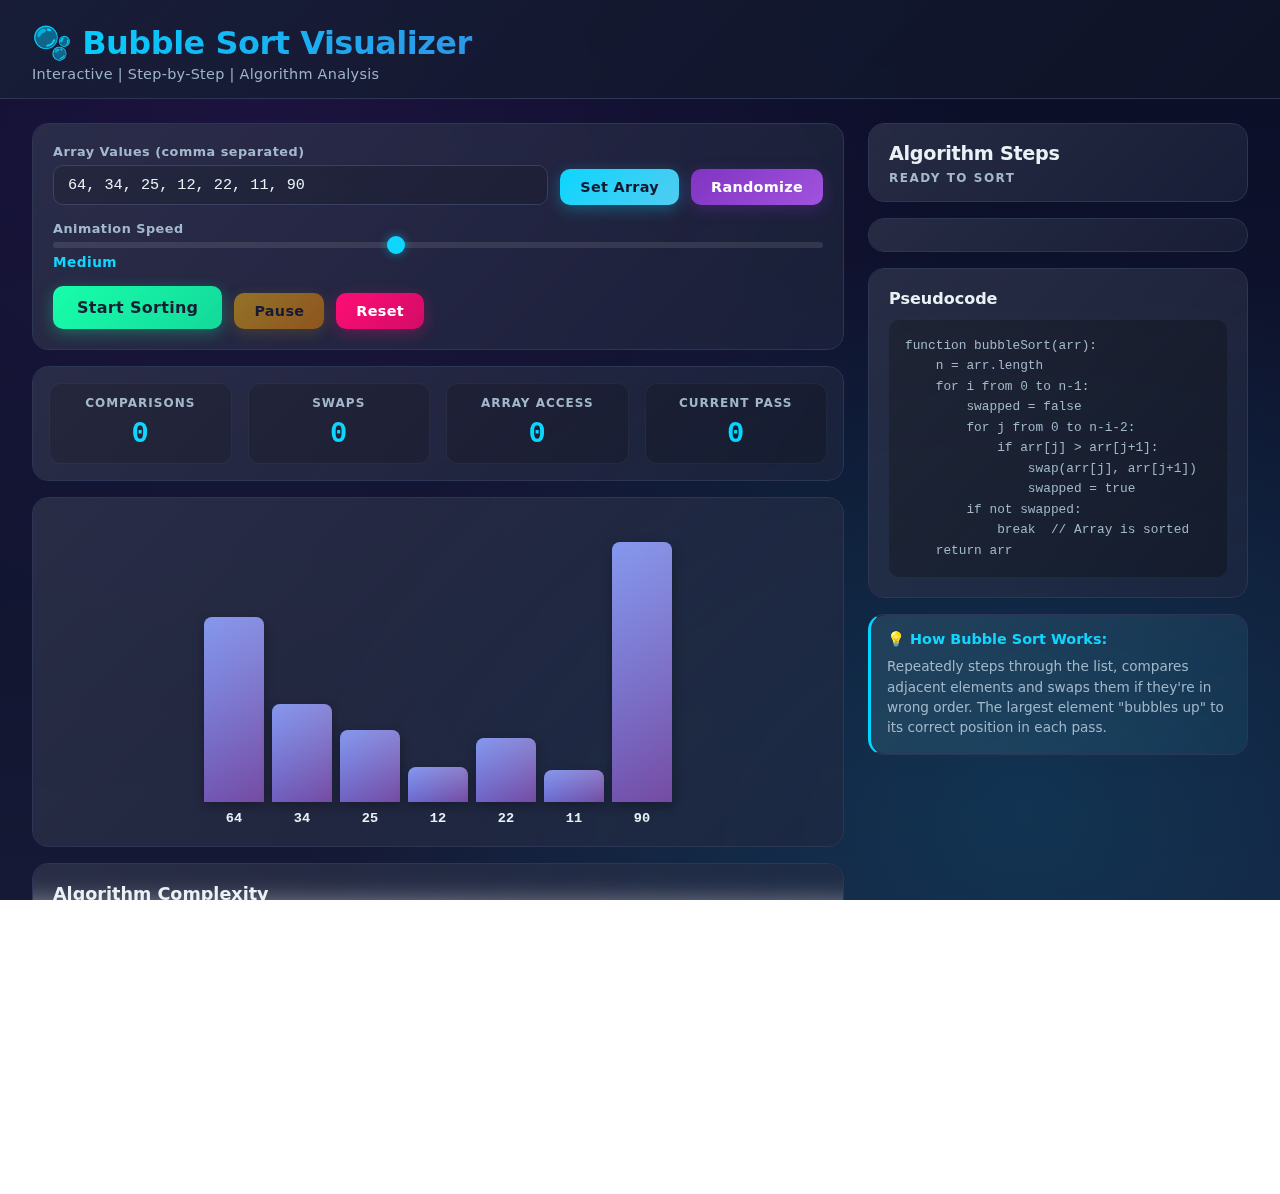
<file: bubble_sort/index.html>
<!DOCTYPE html>
<html lang="en">
<head>
    <meta charset="UTF-8">
    <meta name="viewport" content="width=device-width, initial-scale=1.0">
    <title>Bubble Sort Visualizer</title>
    <link rel="stylesheet" href="style.css">
</head>
<body>
    <header class="appHeader">
        <h1>🫧 Bubble Sort Visualizer</h1>
        <div class="subtitle">Interactive | Step-by-Step | Algorithm Analysis</div>
    </header>

    <main class="layout">
        <!-- Left Column: Controls + Visualization -->
        <section class="visualColumn">
            <!-- Control Panel -->
            <div class="panel glass controlPanel">
                <div class="controlGroup">
                    <label class="field">
                        Array Values (comma separated)
                        <input id="inputArray" type="text" placeholder="e.g., 64, 34, 25, 12, 22, 11, 90" />
                    </label>
                    <button id="btnSetArray" class="btn-primary">Set Array</button>
                    <button id="btnRandomize" class="btn-secondary">Randomize</button>
                </div>
                
                <div class="controlGroup">
                    <label class="field">
                        Animation Speed
                        <input id="speedSlider" type="range" min="1" max="10" value="5" />
                        <span id="speedLabel">Medium</span>
                    </label>
                </div>

                <div class="controlGroup">
                    <button id="btnSort" class="btn-success">Start Sorting</button>
                    <button id="btnPause" class="btn-warning" disabled>Pause</button>
                    <button id="btnReset" class="btn-danger">Reset</button>
                </div>
            </div>

            <!-- Statistics Panel -->
            <div class="panel glass statsPanel">
                <div class="stat">
                    <div class="statLabel">Comparisons</div>
                    <div class="statValue" id="comparisons">0</div>
                </div>
                <div class="stat">
                    <div class="statLabel">Swaps</div>
                    <div class="statValue" id="swaps">0</div>
                </div>
                <div class="stat">
                    <div class="statLabel">Array Access</div>
                    <div class="statValue" id="arrayAccess">0</div>
                </div>
                <div class="stat">
                    <div class="statLabel">Current Pass</div>
                    <div class="statValue" id="currentPass">0</div>
                </div>
            </div>

            <!-- Visualization Area -->
            <div class="panel glass visualArea">
                <div id="arrayContainer"></div>
            </div>

            <!-- Algorithm Info -->
            <div class="panel glass algoInfo">
                <h3>Algorithm Complexity</h3>
                <div class="complexityGrid">
                    <div class="complexity">
                        <span class="complexityLabel">Best Case:</span>
                        <span class="complexityValue">O(n)</span>
                    </div>
                    <div class="complexity">
                        <span class="complexityLabel">Average Case:</span>
                        <span class="complexityValue">O(n²)</span>
                    </div>
                    <div class="complexity">
                        <span class="complexityLabel">Worst Case:</span>
                        <span class="complexityValue">O(n²)</span>
                    </div>
                    <div class="complexity">
                        <span class="complexityLabel">Space:</span>
                        <span class="complexityValue">O(1)</span>
                    </div>
                </div>
            </div>
        </section>

        <!-- Right Column: Steps & Code -->
        <aside class="stepsColumn">
            <!-- Steps Panel -->
            <div class="panel glass stepsHeader">
                <h2 class="stepsTitle">Algorithm Steps</h2>
                <div class="stepsMeta" id="stepsOperationLabel">Ready to sort</div>
            </div>
            
            <ol id="stepsList" class="stepsList panel glass">
                <!-- Steps will be dynamically added -->
            </ol>

            <!-- Code Panel -->
            <div class="panel glass codePanel">
                <h3>Pseudocode</h3>
                <pre id="codeDisplay">function bubbleSort(arr):
    n = arr.length
    for i from 0 to n-1:
        swapped = false
        for j from 0 to n-i-2:
            if arr[j] > arr[j+1]:
                swap(arr[j], arr[j+1])
                swapped = true
        if not swapped:
            break  // Array is sorted
    return arr</pre>
            </div>

            <!-- Info Box -->
            <div class="panel glass tipBox">
                <strong>💡 How Bubble Sort Works:</strong>
                <p>Repeatedly steps through the list, compares adjacent elements and swaps them if they're in wrong order. The largest element "bubbles up" to its correct position in each pass.</p>
            </div>
        </aside>
    </main>

    <footer class="appFooter">
        <span>Bubble Sort Visualizer • Time Complexity: O(n²) • Space Complexity: O(1) • Stable Sort</span>
    </footer>

    <script src="script.js"></script>
</body>
</html>
</file>
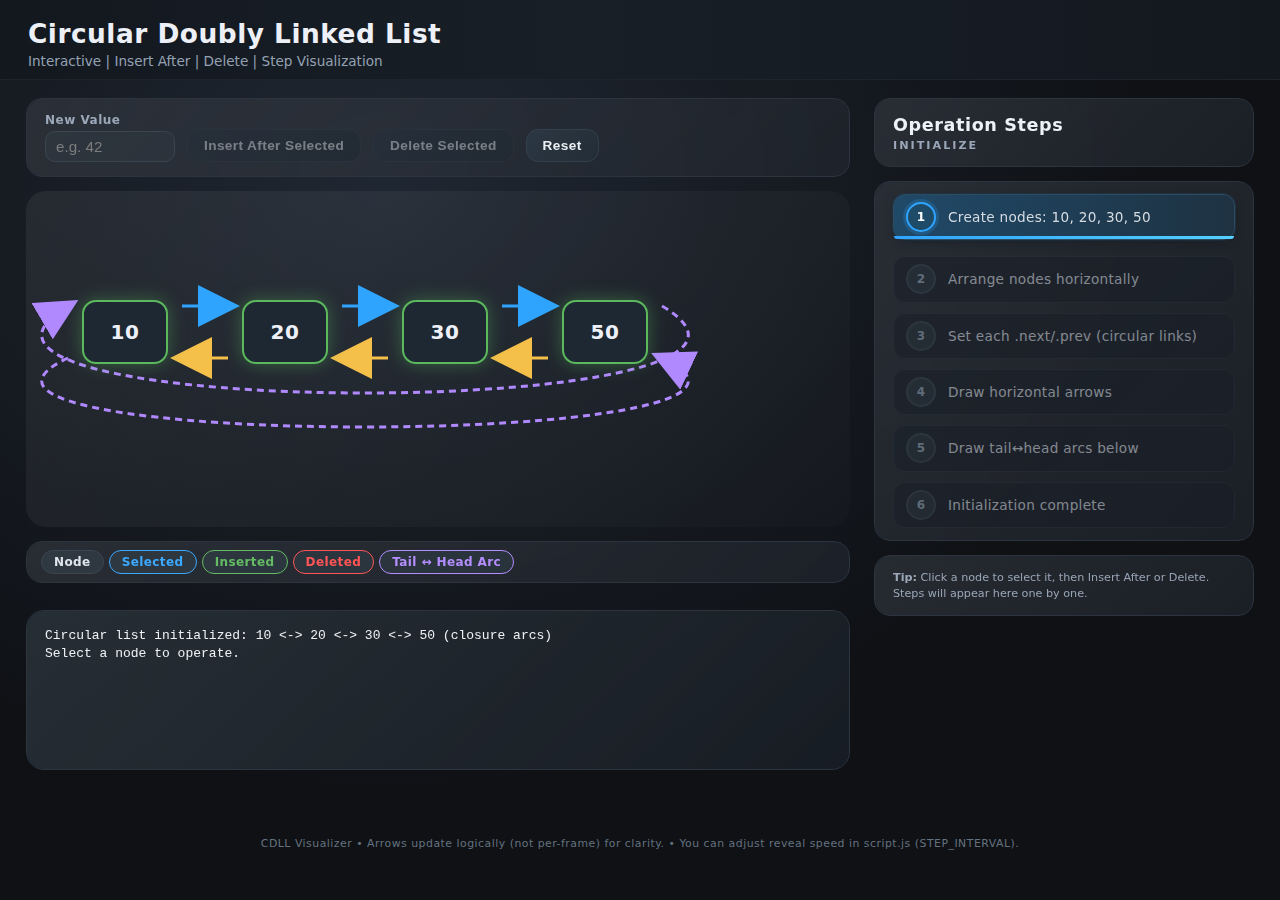
<file: CDLL/index.html>
<!DOCTYPE html>
<html lang="en">
<head>
<meta charset="UTF-8" />
<title>Circular Doubly Linked List Animation</title>
<link rel="stylesheet" href="style.css" />
</head>
<body>
  <header class="appHeader">
    <h1>Circular Doubly Linked List</h1>
    <div class="subtitle">Interactive | Insert After | Delete | Step Visualization</div>
  </header>

  <main class="layout">
    <!-- Left: Controls + Stage + Pseudocode -->
    <section class="visualColumn">
      <div id="ui" class="panel glass">
        <label class="field">New Value
          <input id="inputValue" type="number" placeholder="e.g. 42" />
        </label>
        <button id="btnInsertAfter" disabled>Insert After Selected</button>
        <button id="btnDelete" disabled>Delete Selected</button>
        <button id="btnReset">Reset</button>
      </div>

      <div id="stageWrapper" class="glass">
        <div id="stage">
          <svg id="arrowLayer"></svg>
        </div>
      </div>

      <div id="legend" class="panel glass tiny">
        <span class="chip normal">Node</span>
        <span class="chip selected">Selected</span>
        <span class="chip highlight">Inserted</span>
        <span class="chip deleted">Deleted</span>
        <span class="chip circular">Tail ↔ Head Arc</span>
      </div>

      <pre id="codePanel" class="panel glass code">Circular list ready. Select a node.</pre>
    </section>

    <!-- Right: Step-by-step panel -->
    <aside class="stepsColumn">
      <div class="panel glass stepsHeader">
        <h2 class="stepsTitle">Operation Steps</h2>
        <div class="stepsMeta" id="stepsOperationLabel">Idle</div>
      </div>
      <ol id="stepsList" class="stepsList panel glass">
        <!-- Steps injected dynamically -->
      </ol>
      <div class="panel glass tipBox">
        <strong>Tip:</strong> Click a node to select it, then Insert After or Delete. Steps will appear here one by one.
      </div>
    </aside>
  </main>

  <footer class="appFooter">
    <span>CDLL Visualizer • Arrows update logically (not per-frame) for clarity. • You can adjust reveal speed in script.js (STEP_INTERVAL).</span>
  </footer>

<script src="script.js"></script>
</body>
</html>
</file>
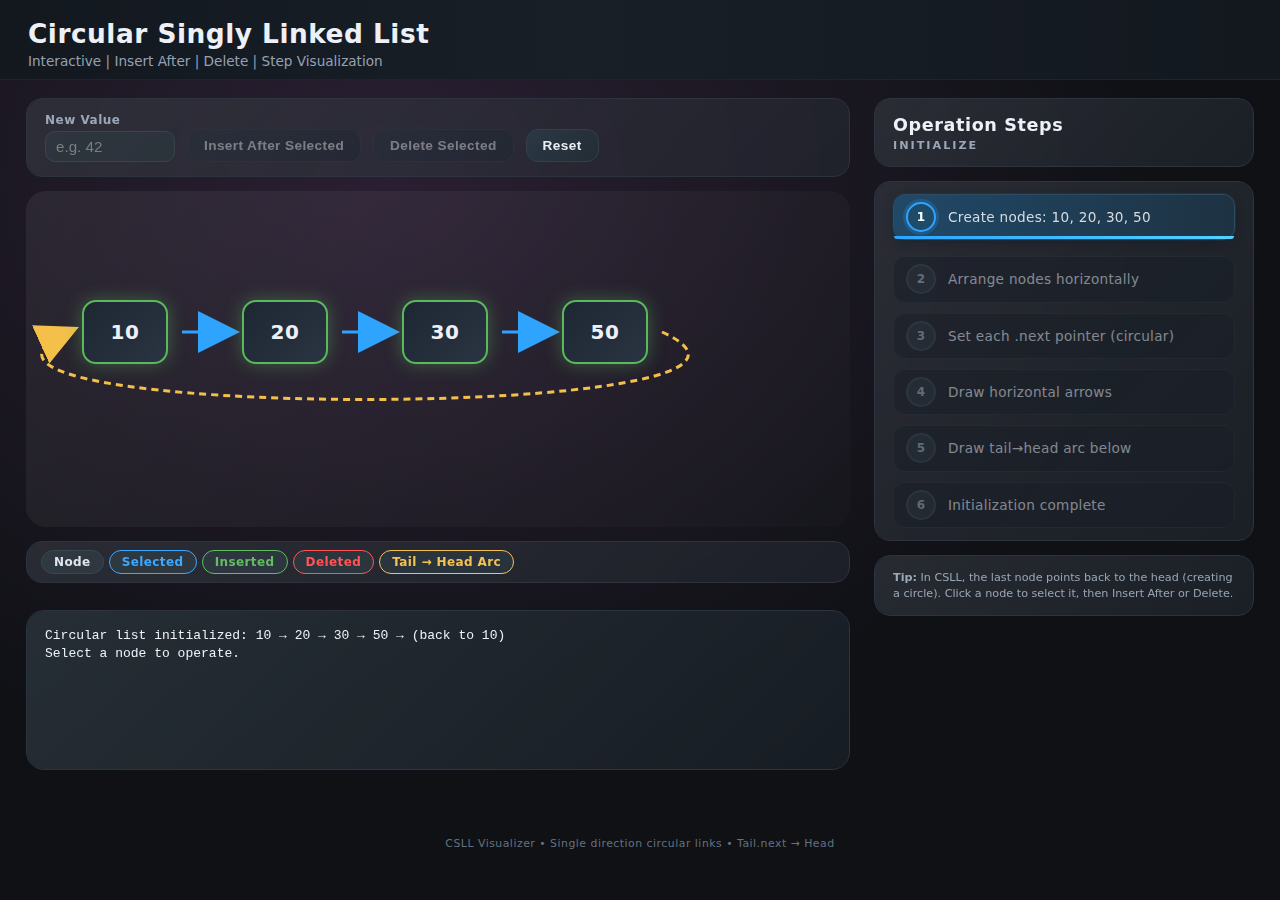
<file: CSLL/index.html>
<!DOCTYPE html>
<html lang="en">
<head>
<meta charset="UTF-8" />
<title>Circular Singly Linked List Animation</title>
<link rel="stylesheet" href="style.css" />
</head>
<body>
  <header class="appHeader">
    <h1>Circular Singly Linked List</h1>
    <div class="subtitle">Interactive | Insert After | Delete | Step Visualization</div>
  </header>

  <main class="layout">
    <!-- Left: Controls + Stage + Pseudocode -->
    <section class="visualColumn">
      <div id="ui" class="panel glass">
        <label class="field">New Value
          <input id="inputValue" type="number" placeholder="e.g. 42" />
        </label>
        <button id="btnInsertAfter" disabled>Insert After Selected</button>
        <button id="btnDelete" disabled>Delete Selected</button>
        <button id="btnReset">Reset</button>
      </div>

      <div id="stageWrapper" class="glass">
        <div id="stage">
          <svg id="arrowLayer"></svg>
        </div>
      </div>

      <div id="legend" class="panel glass tiny">
        <span class="chip normal">Node</span>
        <span class="chip selected">Selected</span>
        <span class="chip highlight">Inserted</span>
        <span class="chip deleted">Deleted</span>
        <span class="chip circular">Tail → Head Arc</span>
      </div>

      <pre id="codePanel" class="panel glass code">Circular list ready. Select a node.</pre>
    </section>

    <!-- Right: Step-by-step panel -->
    <aside class="stepsColumn">
      <div class="panel glass stepsHeader">
        <h2 class="stepsTitle">Operation Steps</h2>
        <div class="stepsMeta" id="stepsOperationLabel">Idle</div>
      </div>
      <ol id="stepsList" class="stepsList panel glass">
        <!-- Steps injected dynamically -->
      </ol>
      <div class="panel glass tipBox">
        <strong>Tip:</strong> In CSLL, the last node points back to the head (creating a circle). Click a node to select it, then Insert After or Delete.
      </div>
    </aside>
  </main>

  <footer class="appFooter">
    <span>CSLL Visualizer • Single direction circular links • Tail.next → Head</span>
  </footer>

<script src="script.js"></script>
</body>
</html>
</file>
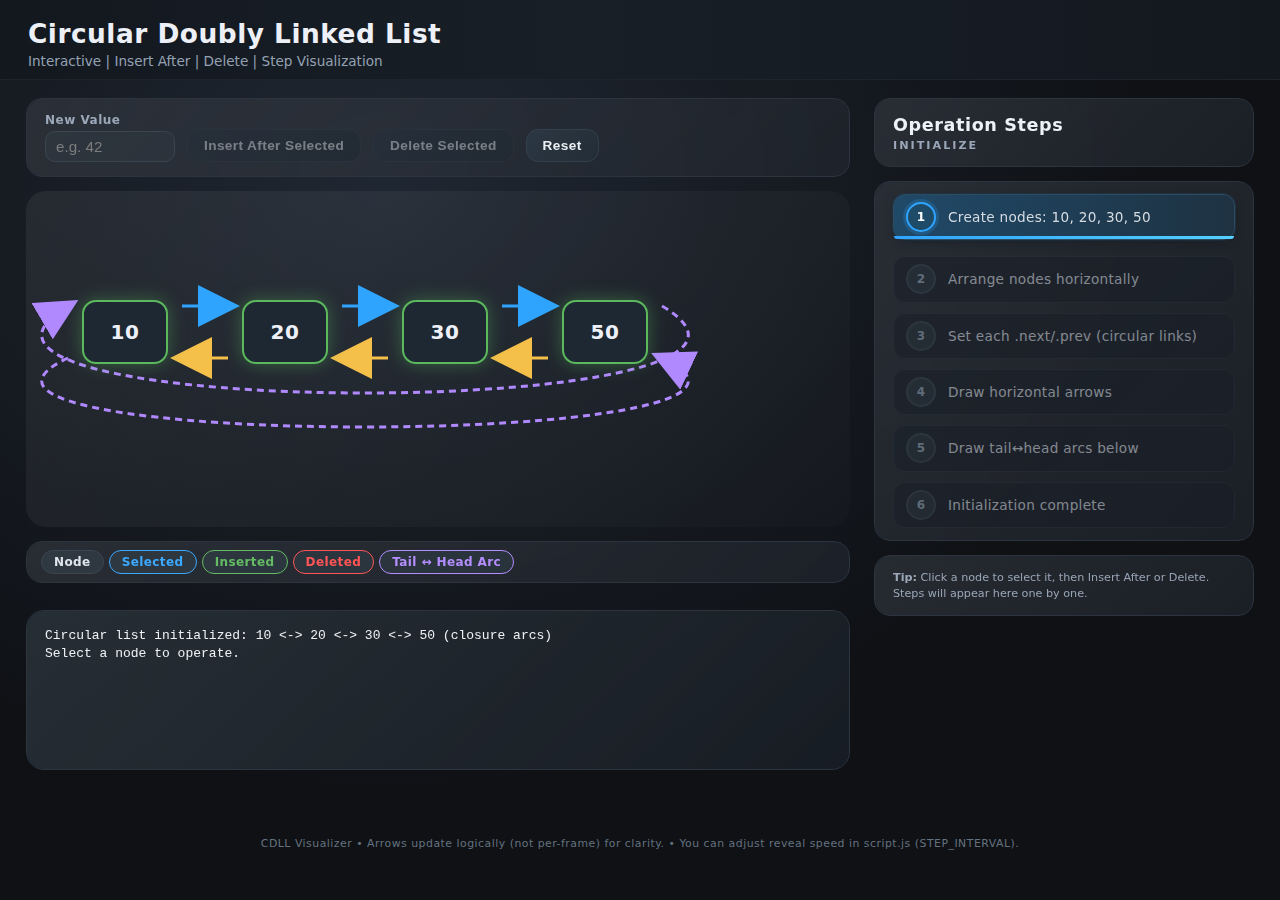
<file: DLL-animation/index.html>
<!DOCTYPE html>
<html lang="en">
<head>
<meta charset="UTF-8" />
<title>Circular Doubly Linked List Animation</title>
<link rel="stylesheet" href="style.css" />
</head>
<body>
  <header class="appHeader">
    <h1>Circular Doubly Linked List</h1>
    <div class="subtitle">Interactive | Insert After | Delete | Step Visualization</div>
  </header>

  <main class="layout">
    <!-- Left: Controls + Stage + Pseudocode -->
    <section class="visualColumn">
      <div id="ui" class="panel glass">
        <label class="field">New Value
          <input id="inputValue" type="number" placeholder="e.g. 42" />
        </label>
        <button id="btnInsertAfter" disabled>Insert After Selected</button>
        <button id="btnDelete" disabled>Delete Selected</button>
        <button id="btnReset">Reset</button>
      </div>

      <div id="stageWrapper" class="glass">
        <div id="stage">
          <svg id="arrowLayer"></svg>
        </div>
      </div>

      <div id="legend" class="panel glass tiny">
        <span class="chip normal">Node</span>
        <span class="chip selected">Selected</span>
        <span class="chip highlight">Inserted</span>
        <span class="chip deleted">Deleted</span>
        <span class="chip circular">Tail ↔ Head Arc</span>
      </div>

      <pre id="codePanel" class="panel glass code">Circular list ready. Select a node.</pre>
    </section>

    <!-- Right: Step-by-step panel -->
    <aside class="stepsColumn">
      <div class="panel glass stepsHeader">
        <h2 class="stepsTitle">Operation Steps</h2>
        <div class="stepsMeta" id="stepsOperationLabel">Idle</div>
      </div>
      <ol id="stepsList" class="stepsList panel glass">
        <!-- Steps injected dynamically -->
      </ol>
      <div class="panel glass tipBox">
        <strong>Tip:</strong> Click a node to select it, then Insert After or Delete. Steps will appear here one by one.
      </div>
    </aside>
  </main>

  <footer class="appFooter">
    <span>CDLL Visualizer • Arrows update logically (not per-frame) for clarity. • You can adjust reveal speed in script.js (STEP_INTERVAL).</span>
  </footer>

<script src="script.js"></script>
</body>
</html>
</file>
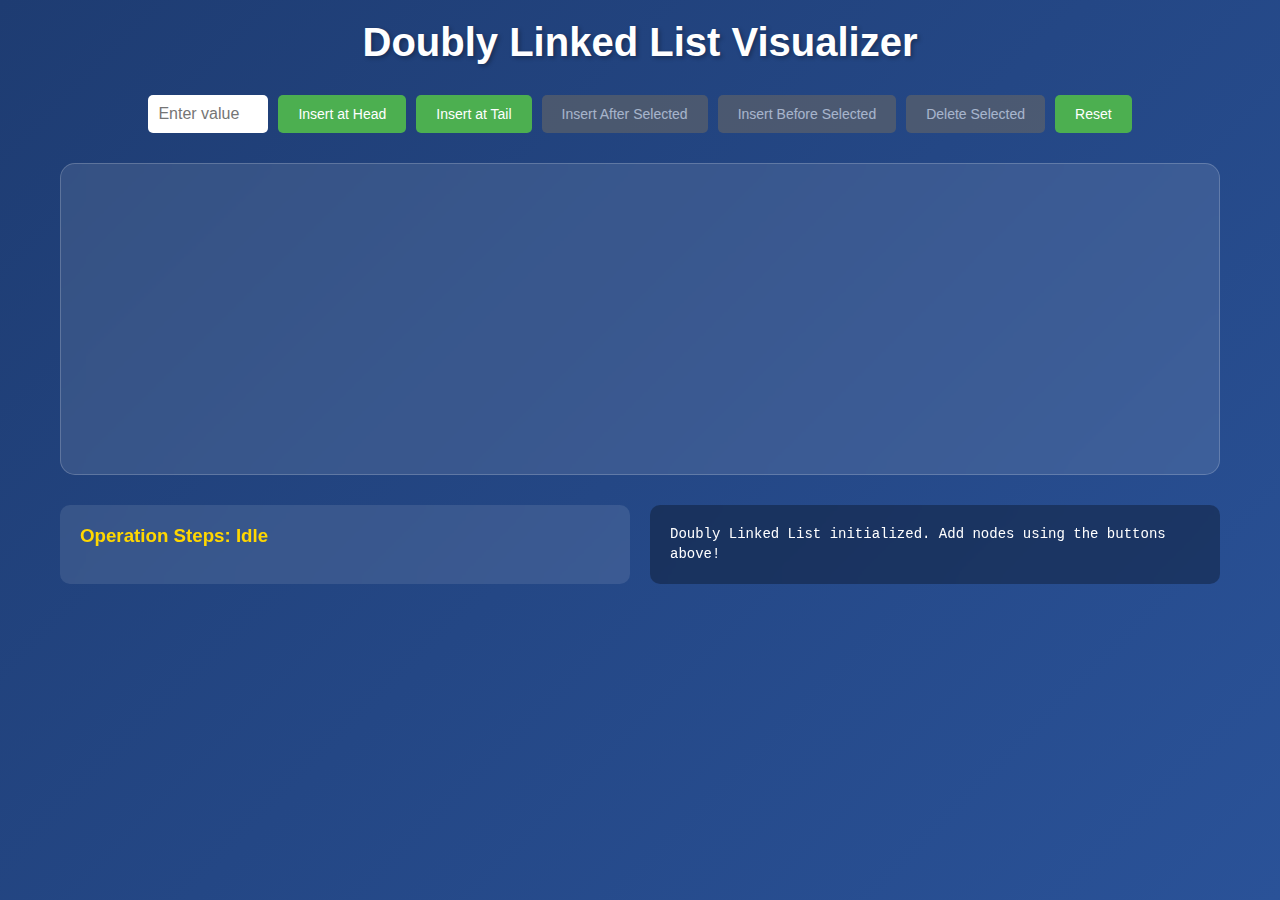
<file: DLL/index.html>
<!DOCTYPE html>
<html lang="en">
<head>
    <meta charset="UTF-8">
    <meta name="viewport" content="width=device-width, initial-scale=1.0">
    <title>Doubly Linked List Visualizer</title>
    <link rel="stylesheet" href="style.css">
</head>
<body>
    <div class="container">
        <h1>Doubly Linked List Visualizer</h1>
        
        <div class="controls">
            <input type="number" id="inputValue" placeholder="Enter value" min="0" max="99">
            <button id="btnInsertAtHead">Insert at Head</button>
            <button id="btnInsertAtTail">Insert at Tail</button>
            <button id="btnInsertAfter" disabled>Insert After Selected</button>
            <button id="btnInsertBefore" disabled>Insert Before Selected</button>
            <button id="btnDelete" disabled>Delete Selected</button>
            <button id="btnReset">Reset</button>
        </div>

        <div class="visualization">
            <div id="stage">
                <svg id="arrowLayer"></svg>
            </div>
        </div>

        <div class="info-panel">
            <div class="steps-container">
                <h3>Operation Steps: <span id="stepsOperationLabel">Idle</span></h3>
                <ol id="stepsList"></ol>
            </div>
            <pre id="codePanel">Doubly Linked List initialized. Add nodes using the buttons above!</pre>
        </div>
    </div>

    <script src="script.js"></script>
</body>
</html>
</file>
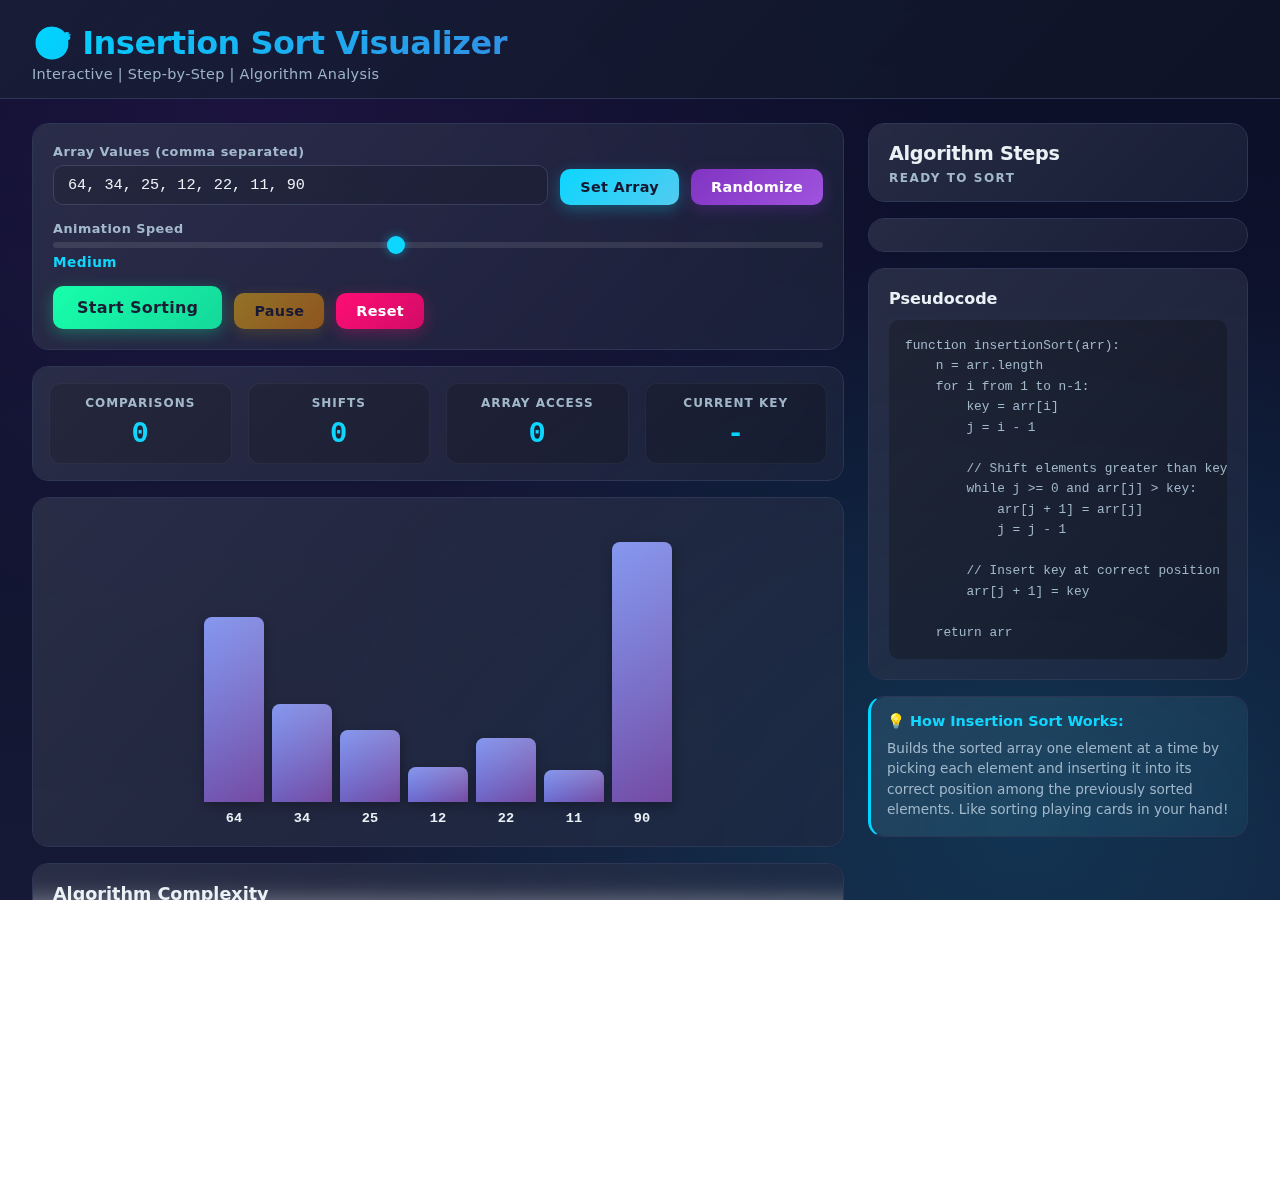
<file: insertion_sort/index.html>
<!DOCTYPE html>
<html lang="en">
<head>
    <meta charset="UTF-8">
    <meta name="viewport" content="width=device-width, initial-scale=1.0">
    <title>Insertion Sort Visualizer</title>
    <link rel="stylesheet" href="style.css">
</head>
<body>
    <header class="appHeader">
        <h1>🎯 Insertion Sort Visualizer</h1>
        <div class="subtitle">Interactive | Step-by-Step | Algorithm Analysis</div>
    </header>

    <main class="layout">
        <!-- Left Column: Controls + Visualization -->
        <section class="visualColumn">
            <!-- Control Panel -->
            <div class="panel glass controlPanel">
                <div class="controlGroup">
                    <label class="field">
                        Array Values (comma separated)
                        <input id="inputArray" type="text" placeholder="e.g., 64, 34, 25, 12, 22, 11, 90" />
                    </label>
                    <button id="btnSetArray" class="btn-primary">Set Array</button>
                    <button id="btnRandomize" class="btn-secondary">Randomize</button>
                </div>
                
                <div class="controlGroup">
                    <label class="field">
                        Animation Speed
                        <input id="speedSlider" type="range" min="1" max="10" value="5" />
                        <span id="speedLabel">Medium</span>
                    </label>
                </div>

                <div class="controlGroup">
                    <button id="btnSort" class="btn-success">Start Sorting</button>
                    <button id="btnPause" class="btn-warning" disabled>Pause</button>
                    <button id="btnReset" class="btn-danger">Reset</button>
                </div>
            </div>

            <!-- Statistics Panel -->
            <div class="panel glass statsPanel">
                <div class="stat">
                    <div class="statLabel">Comparisons</div>
                    <div class="statValue" id="comparisons">0</div>
                </div>
                <div class="stat">
                    <div class="statLabel">Shifts</div>
                    <div class="statValue" id="shifts">0</div>
                </div>
                <div class="stat">
                    <div class="statLabel">Array Access</div>
                    <div class="statValue" id="arrayAccess">0</div>
                </div>
                <div class="stat">
                    <div class="statLabel">Current Key</div>
                    <div class="statValue" id="currentKey">-</div>
                </div>
            </div>

            <!-- Visualization Area -->
            <div class="panel glass visualArea">
                <div id="arrayContainer"></div>
            </div>

            <!-- Algorithm Info -->
            <div class="panel glass algoInfo">
                <h3>Algorithm Complexity</h3>
                <div class="complexityGrid">
                    <div class="complexity">
                        <span class="complexityLabel">Best Case:</span>
                        <span class="complexityValue">O(n)</span>
                    </div>
                    <div class="complexity">
                        <span class="complexityLabel">Average Case:</span>
                        <span class="complexityValue">O(n²)</span>
                    </div>
                    <div class="complexity">
                        <span class="complexityLabel">Worst Case:</span>
                        <span class="complexityValue">O(n²)</span>
                    </div>
                    <div class="complexity">
                        <span class="complexityLabel">Space:</span>
                        <span class="complexityValue">O(1)</span>
                    </div>
                </div>
            </div>
        </section>

        <!-- Right Column: Steps & Code -->
        <aside class="stepsColumn">
            <!-- Steps Panel -->
            <div class="panel glass stepsHeader">
                <h2 class="stepsTitle">Algorithm Steps</h2>
                <div class="stepsMeta" id="stepsOperationLabel">Ready to sort</div>
            </div>
            
            <ol id="stepsList" class="stepsList panel glass">
                <!-- Steps will be dynamically added -->
            </ol>

            <!-- Code Panel -->
            <div class="panel glass codePanel">
                <h3>Pseudocode</h3>
                <pre id="codeDisplay">function insertionSort(arr):
    n = arr.length
    for i from 1 to n-1:
        key = arr[i]
        j = i - 1
        
        // Shift elements greater than key
        while j >= 0 and arr[j] > key:
            arr[j + 1] = arr[j]
            j = j - 1
        
        // Insert key at correct position
        arr[j + 1] = key
    
    return arr</pre>
            </div>

            <!-- Info Box -->
            <div class="panel glass tipBox">
                <strong>💡 How Insertion Sort Works:</strong>
                <p>Builds the sorted array one element at a time by picking each element and inserting it into its correct position among the previously sorted elements. Like sorting playing cards in your hand!</p>
            </div>
        </aside>
    </main>

    <footer class="appFooter">
        <span>Insertion Sort Visualizer • Time Complexity: O(n²) • Space Complexity: O(1) • Stable Sort</span>
    </footer>

    <script src="script.js"></script>
</body>
</html>
</file>
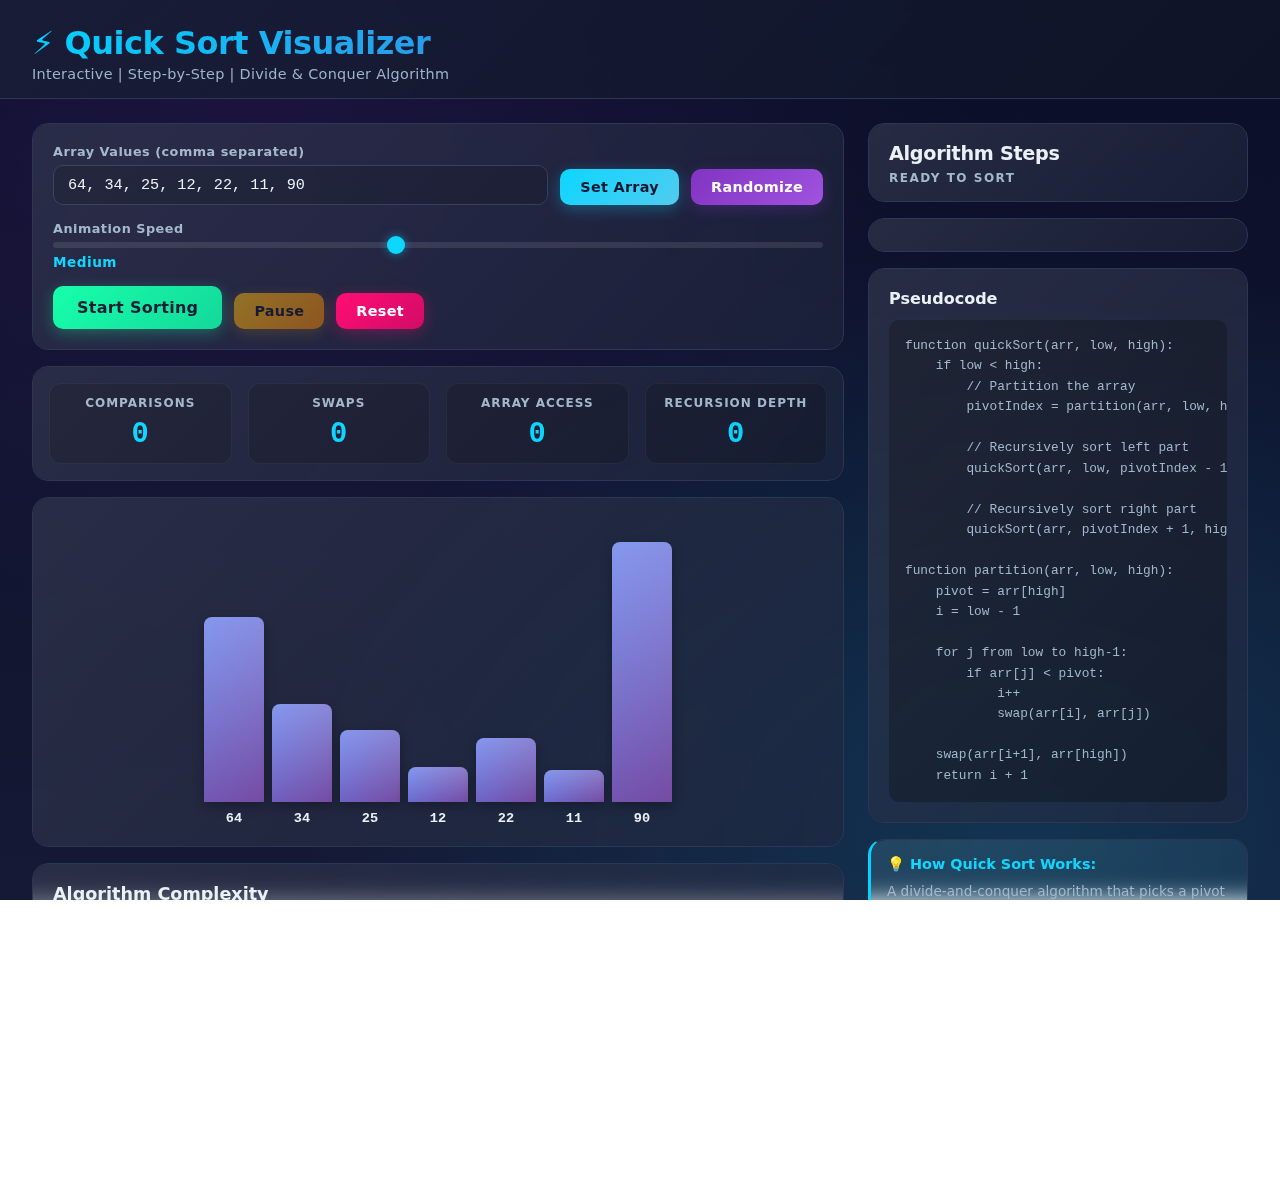
<file: quick_sort/index.html>
<!DOCTYPE html>
<html lang="en">
<head>
    <meta charset="UTF-8">
    <meta name="viewport" content="width=device-width, initial-scale=1.0">
    <title>Quick Sort Visualizer</title>
    <link rel="stylesheet" href="style.css">
</head>
<body>
    <header class="appHeader">
        <h1>⚡ Quick Sort Visualizer</h1>
        <div class="subtitle">Interactive | Step-by-Step | Divide & Conquer Algorithm</div>
    </header>

    <main class="layout">
        <!-- Left Column: Controls + Visualization -->
        <section class="visualColumn">
            <!-- Control Panel -->
            <div class="panel glass controlPanel">
                <div class="controlGroup">
                    <label class="field">
                        Array Values (comma separated)
                        <input id="inputArray" type="text" placeholder="e.g., 64, 34, 25, 12, 22, 11, 90" />
                    </label>
                    <button id="btnSetArray" class="btn-primary">Set Array</button>
                    <button id="btnRandomize" class="btn-secondary">Randomize</button>
                </div>
                
                <div class="controlGroup">
                    <label class="field">
                        Animation Speed
                        <input id="speedSlider" type="range" min="1" max="10" value="5" />
                        <span id="speedLabel">Medium</span>
                    </label>
                </div>

                <div class="controlGroup">
                    <button id="btnSort" class="btn-success">Start Sorting</button>
                    <button id="btnPause" class="btn-warning" disabled>Pause</button>
                    <button id="btnReset" class="btn-danger">Reset</button>
                </div>
            </div>

            <!-- Statistics Panel -->
            <div class="panel glass statsPanel">
                <div class="stat">
                    <div class="statLabel">Comparisons</div>
                    <div class="statValue" id="comparisons">0</div>
                </div>
                <div class="stat">
                    <div class="statLabel">Swaps</div>
                    <div class="statValue" id="swaps">0</div>
                </div>
                <div class="stat">
                    <div class="statLabel">Array Access</div>
                    <div class="statValue" id="arrayAccess">0</div>
                </div>
                <div class="stat">
                    <div class="statLabel">Recursion Depth</div>
                    <div class="statValue" id="recursionDepth">0</div>
                </div>
            </div>

            <!-- Visualization Area -->
            <div class="panel glass visualArea">
                <div id="arrayContainer"></div>
            </div>

            <!-- Algorithm Info -->
            <div class="panel glass algoInfo">
                <h3>Algorithm Complexity</h3>
                <div class="complexityGrid">
                    <div class="complexity">
                        <span class="complexityLabel">Best Case:</span>
                        <span class="complexityValue">O(n log n)</span>
                    </div>
                    <div class="complexity">
                        <span class="complexityLabel">Average Case:</span>
                        <span class="complexityValue">O(n log n)</span>
                    </div>
                    <div class="complexity">
                        <span class="complexityLabel">Worst Case:</span>
                        <span class="complexityValue">O(n²)</span>
                    </div>
                    <div class="complexity">
                        <span class="complexityLabel">Space:</span>
                        <span class="complexityValue">O(log n)</span>
                    </div>
                </div>
            </div>
        </section>

        <!-- Right Column: Steps & Code -->
        <aside class="stepsColumn">
            <!-- Steps Panel -->
            <div class="panel glass stepsHeader">
                <h2 class="stepsTitle">Algorithm Steps</h2>
                <div class="stepsMeta" id="stepsOperationLabel">Ready to sort</div>
            </div>
            
            <ol id="stepsList" class="stepsList panel glass">
                <!-- Steps will be dynamically added -->
            </ol>

            <!-- Code Panel -->
            <div class="panel glass codePanel">
                <h3>Pseudocode</h3>
                <pre id="codeDisplay">function quickSort(arr, low, high):
    if low < high:
        // Partition the array
        pivotIndex = partition(arr, low, high)
        
        // Recursively sort left part
        quickSort(arr, low, pivotIndex - 1)
        
        // Recursively sort right part
        quickSort(arr, pivotIndex + 1, high)

function partition(arr, low, high):
    pivot = arr[high]
    i = low - 1
    
    for j from low to high-1:
        if arr[j] < pivot:
            i++
            swap(arr[i], arr[j])
    
    swap(arr[i+1], arr[high])
    return i + 1</pre>
            </div>

            <!-- Info Box -->
            <div class="panel glass tipBox">
                <strong>💡 How Quick Sort Works:</strong>
                <p>A divide-and-conquer algorithm that picks a pivot element and partitions the array around it. Elements smaller than pivot go left, larger go right. Then recursively sorts both partitions.</p>
            </div>
        </aside>
    </main>

    <footer class="appFooter">
        <span>Quick Sort Visualizer • Time Complexity: O(n log n) avg • Space Complexity: O(log n) • Unstable Sort</span>
    </footer>

    <script src="script.js"></script>
</body>
</html>
</file>
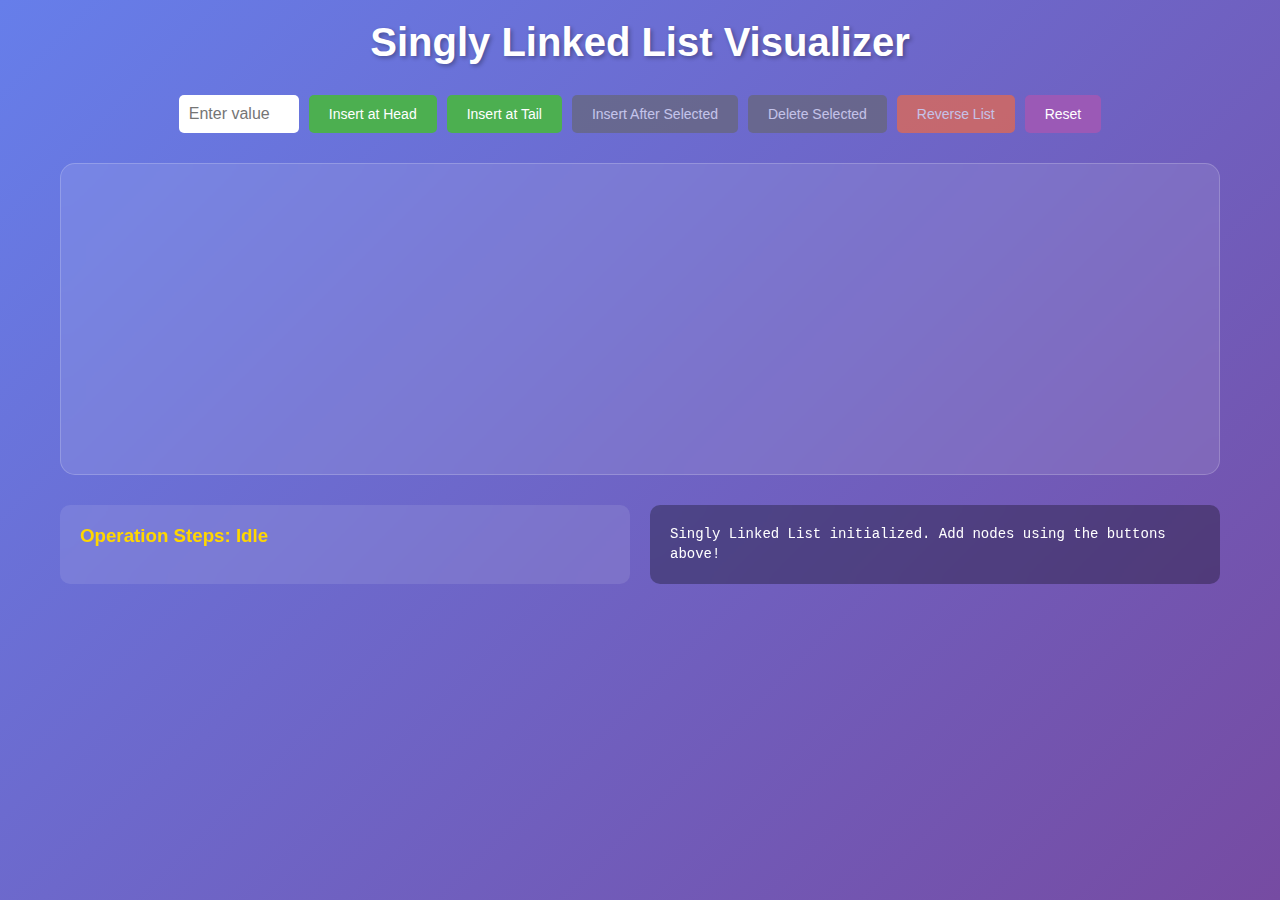
<file: SLL/index.html>
<!DOCTYPE html>
<html lang="en">
<head>
    <meta charset="UTF-8">
    <meta name="viewport" content="width=device-width, initial-scale=1.0">
    <title>Singly Linked List Visualizer</title>
    <link rel="stylesheet" href="style.css">
</head>
<body>
    <div class="container">
        <h1>Singly Linked List Visualizer</h1>
        
        <div class="controls">
            <input type="number" id="inputValue" placeholder="Enter value" min="0" max="99">
            <button id="btnInsertAtHead">Insert at Head</button>
            <button id="btnInsertAtTail">Insert at Tail</button>
            <button id="btnInsertAfter" disabled>Insert After Selected</button>
            <button id="btnDelete" disabled>Delete Selected</button>
            <button id="btnReverse">Reverse List</button>
            <button id="btnReset">Reset</button>
        </div>

        <div class="visualization">
            <div id="stage">
                <svg id="arrowLayer"></svg>
            </div>
        </div>

        <div class="info-panel">
            <div class="steps-container">
                <h3>Operation Steps: <span id="stepsOperationLabel">Idle</span></h3>
                <ol id="stepsList"></ol>
            </div>
            <pre id="codePanel">Singly Linked List initialized. Add nodes using the buttons above!</pre>
        </div>
    </div>

    <script src="script.js"></script>
</body>
</html>
</file>
<file: bubble_sort/style.css>
:root {
  /* Color Palette - Sorting Theme */
  --bg-primary: #0a0e27;
  --bg-secondary: #151935;
  --panel-bg: rgba(25, 32, 56, 0.6);
  --panel-border: #2d3654;
  --panel-blur: 12px;

  /* Accent Colors */
  --accent-primary: #00d4ff;
  --accent-secondary: #7b2cbf;
  --success: #06ffa5;
  --warning: #ffbe0b;
  --danger: #ff006e;
  --info: #4cc9f0;

  /* Text Colors */
  --text-primary: #e8f1f5;
  --text-secondary: #9db4c8;
  --text-dim: #6b7b8f;

  /* Bar Colors */
  --bar-default: linear-gradient(135deg, #667eea 0%, #764ba2 100%);
  --bar-comparing: linear-gradient(135deg, #f093fb 0%, #f5576c 100%);
  --bar-swapping: linear-gradient(135deg, #ffd89b 0%, #19547b 100%);
  --bar-sorted: linear-gradient(135deg, #06ffa5 0%, #00d4ff 100%);

  /* Layout */
  --spacing: 160px;
  --duration: 0.4s;
  --border-radius: 16px;

  /* Fonts */
  --font-stack: 'Inter', system-ui, -apple-system, sans-serif;
  --font-mono: 'Fira Code', 'Courier New', monospace;
}

* {
  box-sizing: border-box;
  margin: 0;
  padding: 0;
}

html, body {
  height: 100%;
  overflow-x: hidden;
}

body {
  font-family: var(--font-stack);
  background: 
    radial-gradient(ellipse at 20% 10%, rgba(123, 44, 191, 0.15), transparent 50%),
    radial-gradient(ellipse at 80% 90%, rgba(0, 212, 255, 0.15), transparent 50%),
    linear-gradient(180deg, var(--bg-primary) 0%, var(--bg-secondary) 100%);
  background-attachment: fixed;
  color: var(--text-primary);
  -webkit-font-smoothing: antialiased;
  -moz-osx-font-smoothing: grayscale;
}

/* ============================================
   HEADER
============================================ */
.appHeader {
  padding: 24px 32px 16px;
  background: linear-gradient(135deg, rgba(25, 32, 56, 0.8), rgba(15, 20, 40, 0.9));
  backdrop-filter: blur(10px);
  -webkit-backdrop-filter: blur(10px);
  border-bottom: 1px solid var(--panel-border);
  position: sticky;
  top: 0;
  z-index: 100;
}

.appHeader h1 {
  font-size: 2rem;
  font-weight: 700;
  letter-spacing: -0.5px;
  margin-bottom: 4px;
  background: linear-gradient(135deg, var(--accent-primary), var(--accent-secondary));
  -webkit-background-clip: text;
  -webkit-text-fill-color: transparent;
  background-clip: text;
}

.subtitle {
  font-size: 0.9rem;
  color: var(--text-secondary);
  letter-spacing: 0.3px;
}

/* ============================================
   LAYOUT
============================================ */
.layout {
  display: flex;
  gap: 24px;
  padding: 24px 32px 48px;
  align-items: flex-start;
}

.visualColumn {
  flex: 1 1 65%;
  min-width: 0;
  display: flex;
  flex-direction: column;
  gap: 16px;
}

.stepsColumn {
  flex: 0 1 380px;
  min-width: 340px;
  display: flex;
  flex-direction: column;
  gap: 16px;
  position: sticky;
  top: 100px;
}

/* ============================================
   PANELS
============================================ */
.panel {
  background: var(--panel-bg);
  backdrop-filter: blur(var(--panel-blur));
  -webkit-backdrop-filter: blur(var(--panel-blur));
  border: 1px solid var(--panel-border);
  border-radius: var(--border-radius);
  padding: 20px;
  position: relative;
  overflow: hidden;
}

.panel.glass::before {
  content: "";
  position: absolute;
  inset: 0;
  background: linear-gradient(135deg, rgba(255, 255, 255, 0.08), rgba(255, 255, 255, 0.02));
  pointer-events: none;
  border-radius: inherit;
}

/* ============================================
   CONTROL PANEL
============================================ */
.controlPanel {
  display: flex;
  flex-direction: column;
  gap: 16px;
}

.controlGroup {
  display: flex;
  gap: 12px;
  align-items: flex-end;
  flex-wrap: wrap;
}

.field {
  display: flex;
  flex-direction: column;
  gap: 6px;
  font-size: 0.8rem;
  font-weight: 600;
  color: var(--text-secondary);
  letter-spacing: 0.5px;
  flex: 1;
  min-width: 200px;
}

.field input[type="text"] {
  background: rgba(15, 20, 40, 0.6);
  border: 1px solid var(--panel-border);
  border-radius: 10px;
  padding: 10px 14px;
  color: var(--text-primary);
  font-size: 0.95rem;
  transition: all 0.3s ease;
  font-family: var(--font-mono);
}

.field input[type="text"]:focus {
  outline: none;
  border-color: var(--accent-primary);
  box-shadow: 0 0 0 3px rgba(0, 212, 255, 0.1);
}

.field input[type="range"] {
  width: 100%;
  height: 6px;
  background: rgba(255, 255, 255, 0.1);
  border-radius: 10px;
  outline: none;
  -webkit-appearance: none;
}

.field input[type="range"]::-webkit-slider-thumb {
  -webkit-appearance: none;
  appearance: none;
  width: 18px;
  height: 18px;
  background: var(--accent-primary);
  border-radius: 50%;
  cursor: pointer;
  box-shadow: 0 0 10px rgba(0, 212, 255, 0.5);
}

.field input[type="range"]::-moz-range-thumb {
  width: 18px;
  height: 18px;
  background: var(--accent-primary);
  border-radius: 50%;
  cursor: pointer;
  border: none;
  box-shadow: 0 0 10px rgba(0, 212, 255, 0.5);
}

#speedLabel {
  font-size: 0.85rem;
  color: var(--accent-primary);
  font-weight: 700;
}

/* ============================================
   BUTTONS
============================================ */
button {
  padding: 10px 20px;
  border: none;
  border-radius: 10px;
  font-size: 0.9rem;
  font-weight: 600;
  cursor: pointer;
  transition: all 0.3s ease;
  letter-spacing: 0.3px;
  font-family: var(--font-stack);
}

button:disabled {
  opacity: 0.5;
  cursor: not-allowed;
}

.btn-primary {
  background: linear-gradient(135deg, var(--accent-primary), var(--info));
  color: var(--bg-primary);
  box-shadow: 0 4px 15px rgba(0, 212, 255, 0.3);
}

.btn-primary:hover:not(:disabled) {
  transform: translateY(-2px);
  box-shadow: 0 6px 20px rgba(0, 212, 255, 0.4);
}

.btn-secondary {
  background: linear-gradient(135deg, var(--accent-secondary), #9d4edd);
  color: white;
  box-shadow: 0 4px 15px rgba(123, 44, 191, 0.3);
}

.btn-secondary:hover:not(:disabled) {
  transform: translateY(-2px);
  box-shadow: 0 6px 20px rgba(123, 44, 191, 0.4);
}

.btn-success {
  background: linear-gradient(135deg, var(--success), #06d694);
  color: var(--bg-primary);
  box-shadow: 0 4px 15px rgba(6, 255, 165, 0.3);
  font-size: 1rem;
  padding: 12px 24px;
}

.btn-success:hover:not(:disabled) {
  transform: translateY(-2px);
  box-shadow: 0 6px 20px rgba(6, 255, 165, 0.4);
}

.btn-warning {
  background: linear-gradient(135deg, var(--warning), #fb8500);
  color: var(--bg-primary);
  box-shadow: 0 4px 15px rgba(255, 190, 11, 0.3);
}

.btn-warning:hover:not(:disabled) {
  transform: translateY(-2px);
  box-shadow: 0 6px 20px rgba(255, 190, 11, 0.4);
}

.btn-danger {
  background: linear-gradient(135deg, var(--danger), #d00060);
  color: white;
  box-shadow: 0 4px 15px rgba(255, 0, 110, 0.3);
}

.btn-danger:hover:not(:disabled) {
  transform: translateY(-2px);
  box-shadow: 0 6px 20px rgba(255, 0, 110, 0.4);
}

/* ============================================
   STATISTICS PANEL
============================================ */
.statsPanel {
  display: grid;
  grid-template-columns: repeat(auto-fit, minmax(140px, 1fr));
  gap: 16px;
  padding: 16px;
}

.stat {
  display: flex;
  flex-direction: column;
  align-items: center;
  gap: 8px;
  padding: 12px;
  background: rgba(0, 0, 0, 0.2);
  border-radius: 12px;
  border: 1px solid rgba(255, 255, 255, 0.05);
}

.statLabel {
  font-size: 0.75rem;
  color: var(--text-secondary);
  text-transform: uppercase;
  letter-spacing: 1px;
  font-weight: 600;
}

.statValue {
  font-size: 1.8rem;
  font-weight: 700;
  color: var(--accent-primary);
  font-family: var(--font-mono);
}

/* ============================================
   VISUALIZATION AREA
============================================ */
.visualArea {
  min-height: 350px;
  padding: 24px;
}

#arrayContainer {
  display: flex;
  align-items: flex-end;
  justify-content: center;
  gap: 8px;
  height: 300px;
  padding: 20px 0;
}

.bar {
  flex: 1;
  min-width: 20px;
  max-width: 60px;
  background: var(--bar-default);
  border-radius: 8px 8px 0 0;
  position: relative;
  transition: all var(--duration) cubic-bezier(0.4, 0, 0.2, 1);
  box-shadow: 0 4px 12px rgba(0, 0, 0, 0.3);
  display: flex;
  align-items: flex-end;
  justify-content: center;
}

.bar::before {
  content: '';
  position: absolute;
  inset: 0;
  background: linear-gradient(180deg, rgba(255, 255, 255, 0.2), transparent);
  border-radius: inherit;
  pointer-events: none;
}

.barValue {
  position: absolute;
  bottom: -24px;
  font-size: 0.85rem;
  font-weight: 700;
  color: var(--text-primary);
  font-family: var(--font-mono);
}

.bar.comparing {
  background: var(--bar-comparing);
  transform: translateY(-10px) scale(1.05);
  box-shadow: 0 8px 20px rgba(245, 87, 108, 0.5);
  z-index: 10;
}

.bar.swapping {
  background: var(--bar-swapping);
  transform: translateY(-15px) scale(1.1);
  box-shadow: 0 10px 25px rgba(255, 216, 155, 0.6);
  z-index: 20;
  animation: shake 0.3s ease-in-out;
}

.bar.sorted {
  background: var(--bar-sorted);
  box-shadow: 0 6px 16px rgba(6, 255, 165, 0.4);
  animation: sortedPulse 0.5s ease-out;
}

@keyframes shake {
  0%, 100% { transform: translateY(-15px) scale(1.1) rotate(0deg); }
  25% { transform: translateY(-15px) scale(1.1) rotate(-2deg); }
  75% { transform: translateY(-15px) scale(1.1) rotate(2deg); }
}

@keyframes sortedPulse {
  0% { transform: scale(1); }
  50% { transform: scale(1.15); }
  100% { transform: scale(1); }
}

/* ============================================
   ALGORITHM INFO
============================================ */
.algoInfo h3 {
  font-size: 1.1rem;
  margin-bottom: 16px;
  color: var(--text-primary);
  font-weight: 600;
}

.complexityGrid {
  display: grid;
  grid-template-columns: repeat(2, 1fr);
  gap: 12px;
}

.complexity {
  display: flex;
  flex-direction: column;
  gap: 6px;
  padding: 12px;
  background: rgba(0, 0, 0, 0.2);
  border-radius: 10px;
  border: 1px solid rgba(255, 255, 255, 0.05);
}

.complexityLabel {
  font-size: 0.8rem;
  color: var(--text-secondary);
  font-weight: 500;
}

.complexityValue {
  font-size: 1.2rem;
  font-weight: 700;
  color: var(--accent-primary);
  font-family: var(--font-mono);
}

/* ============================================
   STEPS PANEL
============================================ */
.stepsHeader {
  display: flex;
  flex-direction: column;
  gap: 6px;
  padding: 18px 20px 16px;
}

.stepsTitle {
  font-size: 1.2rem;
  font-weight: 600;
  color: var(--text-primary);
  letter-spacing: -0.3px;
}

.stepsMeta {
  font-size: 0.75rem;
  color: var(--text-secondary);
  text-transform: uppercase;
  letter-spacing: 1.5px;
  font-weight: 600;
}

.stepsList {
  list-style: none;
  padding: 16px 20px;
  display: flex;
  flex-direction: column;
  gap: 8px;
  max-height: 400px;
  overflow-y: auto;
  scroll-behavior: smooth;
}

.step {
  display: flex;
  align-items: flex-start;
  gap: 12px;
  padding: 12px 14px;
  background: rgba(0, 0, 0, 0.2);
  border: 1px solid rgba(255, 255, 255, 0.05);
  border-radius: 10px;
  font-size: 0.85rem;
  line-height: 1.4;
  color: var(--text-secondary);
  transition: all 0.3s ease;
}

.step.current {
  background: rgba(0, 212, 255, 0.1);
  border-color: var(--accent-primary);
  color: var(--text-primary);
  box-shadow: 0 0 0 2px rgba(0, 212, 255, 0.1);
}

.step.done {
  opacity: 0.6;
}

.stepBadge {
  display: flex;
  align-items: center;
  justify-content: center;
  min-width: 24px;
  height: 24px;
  background: rgba(0, 212, 255, 0.2);
  border-radius: 6px;
  font-size: 0.8rem;
  font-weight: 700;
  color: var(--accent-primary);
}

.stepText {
  flex: 1;
  font-family: var(--font-mono);
  font-size: 0.8rem;
}

/* ============================================
   CODE PANEL
============================================ */
.codePanel h3 {
  font-size: 1rem;
  margin-bottom: 12px;
  color: var(--text-primary);
  font-weight: 600;
}

#codeDisplay {
  font-family: var(--font-mono);
  font-size: 0.8rem;
  line-height: 1.6;
  color: var(--text-secondary);
  background: rgba(0, 0, 0, 0.3);
  padding: 16px;
  border-radius: 10px;
  overflow-x: auto;
  white-space: pre;
}

/* ============================================
   TIP BOX
============================================ */
.tipBox {
  padding: 16px;
  background: rgba(0, 212, 255, 0.05);
  border-left: 3px solid var(--accent-primary);
}

.tipBox strong {
  display: block;
  margin-bottom: 8px;
  color: var(--accent-primary);
  font-size: 0.9rem;
}

.tipBox p {
  font-size: 0.85rem;
  line-height: 1.5;
  color: var(--text-secondary);
}

/* ============================================
   FOOTER
============================================ */
.appFooter {
  padding: 20px 32px;
  text-align: center;
  font-size: 0.75rem;
  color: var(--text-dim);
  letter-spacing: 0.5px;
  border-top: 1px solid var(--panel-border);
  background: rgba(10, 14, 39, 0.8);
}

/* ============================================
   SCROLLBAR
============================================ */
.stepsList::-webkit-scrollbar,
#codeDisplay::-webkit-scrollbar {
  width: 8px;
  height: 8px;
}

.stepsList::-webkit-scrollbar-track,
#codeDisplay::-webkit-scrollbar-track {
  background: rgba(0, 0, 0, 0.2);
  border-radius: 10px;
}

.stepsList::-webkit-scrollbar-thumb,
#codeDisplay::-webkit-scrollbar-thumb {
  background: rgba(0, 212, 255, 0.3);
  border-radius: 10px;
}

.stepsList::-webkit-scrollbar-thumb:hover,
#codeDisplay::-webkit-scrollbar-thumb:hover {
  background: rgba(0, 212, 255, 0.5);
}

/* ============================================
   RESPONSIVE
============================================ */
@media (max-width: 1200px) {
  .layout {
    flex-direction: column;
  }
  
  .stepsColumn {
    position: relative;
    top: 0;
    width: 100%;
    max-width: none;
  }
  
  .visualColumn {
    width: 100%;
  }
}

@media (max-width: 768px) {
  .appHeader {
    padding: 16px 20px 12px;
  }
  
  .appHeader h1 {
    font-size: 1.5rem;
  }
  
  .layout {
    padding: 16px 20px 32px;
  }
  
  .controlGroup {
    flex-direction: column;
    align-items: stretch;
  }
  
  .field {
    min-width: 100%;
  }
  
  button {
    width: 100%;
  }
  
  .statsPanel {
    grid-template-columns: repeat(2, 1fr);
  }
  
  #arrayContainer {
    gap: 4px;
  }
  
  .bar {
    min-width: 15px;
  }
  
  .complexityGrid {
    grid-template-columns: 1fr;
  }
}
</file>
<file: CDLL/style.css>
:root {
  /* Core palette */
  --bg: #0f1115;
  --panel-bg: rgba(32,38,48,0.55);
  --panel-border: #2c3440;
  --panel-blur: 14px;

  --accent: #2fa4ff;
  --accent-glow: 0 0 14px #2fa4ff99;
  --danger: #ff4d4f;
  --insert: #5cb85c;
  --gold: #f4c04a;
  --closure: #b189ff;

  --text: #edf1f7;
  --text-dim: #95a2b4;

  /* Layout sizing */
  --spacing: 160px;
  --node-width: 86px;
  --node-height: 64px;
  --duration: 0.7s;

  /* Arcs */
  --closure-depth: 90px;
  --closure-gap: 28px;

  /* Steps */
  --step-current-bg: linear-gradient(90deg,#204968,#1e3242);
  --step-done-bg: linear-gradient(90deg,#1b4025,#1c2c24);
  --step-pending-bg: #1a2028;
  --step-radius: 12px;

  --font-stack: system-ui, "Segoe UI", Inter, Arial, sans-serif;
}

* { box-sizing: border-box; }
html, body { height: 100%; }
body {
  margin: 0;
  background:
    radial-gradient(at 30% 20%, #1f2732, #0f1115 60%) fixed,
    radial-gradient(at 70% 80%, #18202a, #0f1115 60%) fixed;
  color: var(--text);
  font-family: var(--font-stack);
  -webkit-font-smoothing: antialiased;
}

.appHeader {
  padding: 18px 28px 10px;
  background: linear-gradient(90deg,#13181f,#181f27 45%,#13181f);
  border-bottom: 1px solid #1e242d;
}
.appHeader h1 {
  margin: 0;
  font-size: 1.65rem;
  font-weight: 600;
  letter-spacing: .5px;
}
.subtitle {
  margin-top: 4px;
  font-size: .85rem;
  color: var(--text-dim);
}

.layout {
  display: flex;
  align-items: flex-start;
  gap: 24px;
  padding: 18px 26px 40px;
  flex-wrap: wrap;
}

.visualColumn {
  flex: 1 1 760px;
  min-width: 640px;
  max-width: 1000px;
  display: flex;
  flex-direction: column;
  gap: 14px;
}

.stepsColumn {
  flex: 0 1 380px;
  min-width: 340px;
  display: flex;
  flex-direction: column;
  gap: 14px;
  position: sticky;
  top: 12px;
  align-self: flex-start;
}

.panel {
  border: 1px solid var(--panel-border);
  background: var(--panel-bg);
  backdrop-filter: blur(var(--panel-blur));
  -webkit-backdrop-filter: blur(var(--panel-blur));
  border-radius: 16px;
  padding: 14px 18px;
  position: relative;
}

.panel.tiny { padding: 8px 14px; }

.glass:before {
  content:"";
  position:absolute;
  inset:0;
  border-radius:inherit;
  background: linear-gradient(135deg, #ffffff10, #ffffff03);
  pointer-events:none;
}

#ui {
  display: flex;
  gap: 12px;
  flex-wrap: wrap;
  align-items: flex-end;
}

.field {
  display:flex;
  flex-direction:column;
  font-size: .75rem;
  font-weight: 600;
  letter-spacing: .5px;
  color: var(--text-dim);
  gap:4px;
}

#ui input {
  background: #202831;
  border: 1px solid #2f3a46;
  color: var(--text);
  padding: 6px 10px;
  width: 130px;
  font-size: .95rem;
  border-radius: 10px;
  outline: none;
  transition: border .25s, background .25s;
}
#ui input:focus {
  border-color: var(--accent);
  background:#1d2832;
}

#ui button {
  background: linear-gradient(135deg,#24313d,#1d2731);
  border: 1px solid #2d3a46;
  padding: 8px 16px;
  color: #e9eef2;
  cursor: pointer;
  font-size:.85rem;
  border-radius: 12px;
  font-weight: 600;
  letter-spacing:.4px;
  transition: background .25s, transform .15s;
}
#ui button:hover:not(:disabled) {
  background: linear-gradient(135deg,#2f4251,#24313d);
}
#ui button:active:not(:disabled) { transform: scale(.95); }
#ui button:disabled {
  opacity: .42;
  cursor: not-allowed;
}

#stageWrapper {
  position: relative;
  width: 100%;
  padding: 14px 16px 22px;
  border-radius: 20px;
}

#stage {
  position: relative;
  height: 300px;
  overflow: visible;
  --outline-color: #1f2732;
}

#arrowLayer {
  position:absolute;
  inset:0;
  width:100%;
  height:100%;
  overflow:visible;
}

.node {
  position:absolute;
  width:var(--node-width);
  height:var(--node-height);
  background: #1e2833;
  border:2px solid #a3b0bd;
  border-radius:14px;
  display:flex;
  align-items:center;
  justify-content:center;
  font-weight:600;
  font-size:20px;
  cursor:pointer;
  user-select:none;
  letter-spacing:.5px;
  transition:left var(--duration) ease, top var(--duration) ease,
           transform .55s ease, border-color .4s, box-shadow .4s, background .4s;
}
.node:hover { box-shadow:0 0 10px #1d4b68; }
.node.selected { border-color: var(--accent); box-shadow: var(--accent-glow); }
.node.highlight { border-color: var(--insert); box-shadow: 0 0 18px #5cb85c66; animation: pop .9s ease; }
.node.deleting { border-color: var(--danger); box-shadow: 0 0 16px #ff4d4f66; background:#351b1c; }
.node.fadeout { opacity:0 !important; transform:translateY(50px) scale(.6) !important; }

@keyframes pop {
  0% { transform:scale(.55); opacity:0; }
  55% { transform:scale(1.15); opacity:1; }
  100% { transform:scale(1); opacity:1; }
}

.arrow { stroke-width:3; fill:none; }
.arrow.forward { stroke: var(--accent); }
.arrow.backward { stroke: var(--gold); }
.arrow.closure { stroke: var(--closure); stroke-dasharray:7 5; }
.arrow.loop { stroke: var(--closure); }
.selfText { fill:#d0d3da; font-size:11px; }

.chip {
  display:inline-flex;
  align-items:center;
  gap:4px;
  padding:4px 12px;
  border-radius: 999px;
  font-size:12px;
  font-weight:600;
  letter-spacing:.4px;
  background:#222c35;
  color:#dee4ea;
  border:1px solid #2e3a45;
}

.chip.selected { border-color: var(--accent); color: var(--accent); }
.chip.highlight { border-color: var(--insert); color: var(--insert); }
.chip.deleted { border-color: var(--danger); color: var(--danger); }
.chip.circular { border-color: var(--closure); color: var(--closure); }

.code {
  font-family: ui-monospace, SFMono-Regular, Menlo, Consolas, "Liberation Mono", monospace;
  font-size: 13px;
  line-height:1.4;
  min-height: 160px;
  border-radius: 18px;
  overflow-x:auto;
  padding:16px 18px;
  white-space: pre;
  background: linear-gradient(145deg,#182028,#141a21);
}

/* Steps Panel */
.stepsHeader {
  display:flex;
  flex-direction:column;
  gap:4px;
  padding:16px 18px 14px;
}
.stepsTitle {
  margin:0;
  font-weight:600;
  font-size:1.1rem;
  letter-spacing:.6px;
}
.stepsMeta {
  font-size:.7rem;
  text-transform:uppercase;
  letter-spacing:2px;
  color:var(--text-dim);
  font-weight:600;
}

.stepsList {
  list-style:none;
  margin:0;
  padding:12px 18px 18px;
  display:flex;
  flex-direction:column;
  gap:10px;
  max-height: 540px;
  overflow-y:auto;
  scroll-behavior:smooth;
}

.step {
  position:relative;
  padding:14px 16px 14px 54px;
  background: var(--step-pending-bg);
  border:1px solid #26313d;
  border-radius: var(--step-radius);
  font-size:.85rem;
  line-height:1.2;
  letter-spacing:.3px;
  color:#d5dbe1;
  display:flex;
  align-items:flex-start;
  gap:8px;
  opacity:.55;
  transform: translateY(6px);
  transition: background .4s, opacity .4s, transform .4s, border-color .4s;
}

.step.pending {}
.step.current {
  background: var(--step-current-bg);
  border-color:#2d4b61;
  opacity:1;
  transform: translateY(0);
  box-shadow:0 4px 14px -6px #101a22,
             0 0 0 1px #223442;
}
.step.done {
  background: var(--step-done-bg);
  border-color:#295031;
  opacity:.95;
  transform: translateY(0);
}

.stepBadge {
  position:absolute;
  left:12px;
  top:50%;
  transform:translateY(-50%);
  width:30px;
  height:30px;
  border-radius:50%;
  background:#25303a;
  border:2px solid #34424e;
  font-size:.75rem;
  font-weight:700;
  display:flex;
  align-items:center;
  justify-content:center;
  color:#92a4b5;
  transition: background .4s, color .4s, border-color .4s;
}

.step.current .stepBadge {
  background:#1d4b68;
  border-color:#2fa4ff;
  color:#fff;
  box-shadow:0 0 0 3px #2fa4ff33;
}
.step.done .stepBadge {
  background:#1e532b;
  border-color:#3d8f54;
  color:#c6f5d4;
}

.stepProgress {
  position:absolute;
  left:0;
  bottom:0;
  height:3px;
  width:0;
  background:linear-gradient(90deg,#2fa4ff,#54d0ff);
  border-bottom-left-radius: var(--step-radius);
  border-bottom-right-radius: var(--step-radius);
  transition: width .8s ease;
}

.step.current .stepProgress { width:100%; }

.tipBox {
  font-size:.7rem;
  line-height:1.4;
  color:var(--text-dim);
}

.appFooter {
  padding: 14px 28px 28px;
  font-size:.68rem;
  letter-spacing:.5px;
  color:#647280;
  text-align:center;
}

/* Scrollbar (webkit) */
.stepsList::-webkit-scrollbar,
.code::-webkit-scrollbar {
  width:8px;
  height:8px;
}
.stepsList::-webkit-scrollbar-track,
.code::-webkit-scrollbar-track {
  background:#141a21;
  border-radius:10px;
}
.stepsList::-webkit-scrollbar-thumb,
.code::-webkit-scrollbar-thumb {
  background:#28323c;
  border-radius:10px;
}
.stepsList::-webkit-scrollbar-thumb:hover,
.code::-webkit-scrollbar-thumb:hover {
  background:#32414e;
}

/* Responsive adjustments */
@media (max-width: 1200px) {
  .stepsColumn { position:relative; top:0; }
}
@media (max-width: 980px) {
  .layout { flex-direction:column; }
  .visualColumn, .stepsColumn { min-width:100%; }
}
</file>
<file: CSLL/style.css>
:root {
  /* Core palette */
  --bg: #0f1115;
  --panel-bg: rgba(32,38,48,0.55);
  --panel-border: #2c3440;
  --panel-blur: 14px;

  --accent: #2fa4ff;
  --accent-glow: 0 0 14px #2fa4ff99;
  --danger: #ff4d4f;
  --insert: #5cb85c;
  --gold: #f4c04a;
  --closure: #f4c04a;

  --text: #edf1f7;
  --text-dim: #95a2b4;

  /* Layout sizing */
  --spacing: 160px;
  --node-width: 86px;
  --node-height: 64px;
  --duration: 0.7s;

  /* Arcs */
  --closure-depth: 90px;

  /* Steps */
  --step-current-bg: linear-gradient(90deg,#204968,#1e3242);
  --step-done-bg: linear-gradient(90deg,#1b4025,#1c2c24);
  --step-pending-bg: #1a2028;
  --step-radius: 12px;

  --font-stack: system-ui, "Segoe UI", Inter, Arial, sans-serif;
}

* { box-sizing: border-box; }
html, body { height: 100%; }
body {
  margin: 0;
  background:
    radial-gradient(at 30% 20%, #2a1f32, #0f1115 60%) fixed,
    radial-gradient(at 70% 80%, #1f2a18, #0f1115 60%) fixed;
  color: var(--text);
  font-family: var(--font-stack);
  -webkit-font-smoothing: antialiased;
}

.appHeader {
  padding: 18px 28px 10px;
  background: linear-gradient(90deg,#13181f,#181f27 45%,#13181f);
  border-bottom: 1px solid #1e242d;
}
.appHeader h1 {
  margin: 0;
  font-size: 1.65rem;
  font-weight: 600;
  letter-spacing: .5px;
}
.subtitle {
  margin-top: 4px;
  font-size: .85rem;
  color: var(--text-dim);
}

.layout {
  display: flex;
  align-items: flex-start;
  gap: 24px;
  padding: 18px 26px 40px;
  flex-wrap: wrap;
}

.visualColumn {
  flex: 1 1 760px;
  min-width: 640px;
  max-width: 1000px;
  display: flex;
  flex-direction: column;
  gap: 14px;
}

.stepsColumn {
  flex: 0 1 380px;
  min-width: 340px;
  display: flex;
  flex-direction: column;
  gap: 14px;
  position: sticky;
  top: 12px;
  align-self: flex-start;
}

.panel {
  border: 1px solid var(--panel-border);
  background: var(--panel-bg);
  backdrop-filter: blur(var(--panel-blur));
  -webkit-backdrop-filter: blur(var(--panel-blur));
  border-radius: 16px;
  padding: 14px 18px;
  position: relative;
}

.panel.tiny { padding: 8px 14px; }

.glass:before {
  content:"";
  position:absolute;
  inset:0;
  border-radius:inherit;
  background: linear-gradient(135deg, #ffffff10, #ffffff03);
  pointer-events:none;
}

#ui {
  display: flex;
  gap: 12px;
  flex-wrap: wrap;
  align-items: flex-end;
}

.field {
  display:flex;
  flex-direction:column;
  font-size: .75rem;
  font-weight: 600;
  letter-spacing: .5px;
  color: var(--text-dim);
  gap:4px;
}

#ui input {
  background: #202831;
  border: 1px solid #2f3a46;
  color: var(--text);
  padding: 6px 10px;
  width: 130px;
  font-size: .95rem;
  border-radius: 10px;
  outline: none;
  transition: border .25s, background .25s;
}
#ui input:focus {
  border-color: var(--accent);
  background:#1d2832;
}

#ui button {
  background: linear-gradient(135deg,#24313d,#1d2731);
  border: 1px solid #2d3a46;
  padding: 8px 16px;
  color: #e9eef2;
  cursor: pointer;
  font-size:.85rem;
  border-radius: 12px;
  font-weight: 600;
  letter-spacing:.4px;
  transition: background .25s, transform .15s;
}
#ui button:hover:not(:disabled) {
  background: linear-gradient(135deg,#2f4251,#24313d);
}
#ui button:active:not(:disabled) { transform: scale(.95); }
#ui button:disabled {
  opacity: .42;
  cursor: not-allowed;
}

#stageWrapper {
  position: relative;
  width: 100%;
  padding: 14px 16px 22px;
  border-radius: 20px;
}

#stage {
  position: relative;
  height: 300px;
  overflow: visible;
}

#arrowLayer {
  position:absolute;
  inset:0;
  width:100%;
  height:100%;
  overflow:visible;
}

.node {
  position:absolute;
  width:var(--node-width);
  height:var(--node-height);
  background: linear-gradient(135deg, #1e2833, #2a3442);
  border:2px solid #a3b0bd;
  border-radius:14px;
  display:flex;
  align-items:center;
  justify-content:center;
  font-weight:600;
  font-size:20px;
  cursor:pointer;
  user-select:none;
  letter-spacing:.5px;
  transition:left var(--duration) ease, top var(--duration) ease,
           transform .55s ease, border-color .4s, box-shadow .4s, background .4s;
}
.node:hover { box-shadow:0 0 10px #1d4b68; }
.node.selected { border-color: var(--accent); box-shadow: var(--accent-glow); }
.node.highlight { border-color: var(--insert); box-shadow: 0 0 18px #5cb85c66; animation: pop .9s ease; }
.node.deleting { border-color: var(--danger); box-shadow: 0 0 16px #ff4d4f66; background:#351b1c; }
.node.fadeout { opacity:0 !important; transform:translateY(50px) scale(.6) !important; }

@keyframes pop {
  0% { transform:scale(.55); opacity:0; }
  55% { transform:scale(1.15); opacity:1; }
  100% { transform:scale(1); opacity:1; }
}

.arrow { stroke-width:3; fill:none; }
.arrow.forward { stroke: var(--accent); }
.arrow.closure { stroke: var(--closure); stroke-dasharray:7 5; }
.arrow.loop { stroke: var(--accent); }
.selfText { fill:#d0d3da; font-size:11px; }

.chip {
  display:inline-flex;
  align-items:center;
  gap:4px;
  padding:4px 12px;
  border-radius: 999px;
  font-size:12px;
  font-weight:600;
  letter-spacing:.4px;
  background:#222c35;
  color:#dee4ea;
  border:1px solid #2e3a45;
}

.chip.selected { border-color: var(--accent); color: var(--accent); }
.chip.highlight { border-color: var(--insert); color: var(--insert); }
.chip.deleted { border-color: var(--danger); color: var(--danger); }
.chip.circular { border-color: var(--closure); color: var(--closure); }

.code {
  font-family: ui-monospace, SFMono-Regular, Menlo, Consolas, "Liberation Mono", monospace;
  font-size: 13px;
  line-height:1.4;
  min-height: 160px;
  border-radius: 18px;
  overflow-x:auto;
  padding:16px 18px;
  white-space: pre;
  background: linear-gradient(145deg,#182028,#141a21);
}

/* Steps Panel */
.stepsHeader {
  display:flex;
  flex-direction:column;
  gap:4px;
  padding:16px 18px 14px;
}
.stepsTitle {
  margin:0;
  font-weight:600;
  font-size:1.1rem;
  letter-spacing:.6px;
}
.stepsMeta {
  font-size:.7rem;
  text-transform:uppercase;
  letter-spacing:2px;
  color:var(--text-dim);
  font-weight:600;
}

.stepsList {
  list-style:none;
  margin:0;
  padding:12px 18px 18px;
  display:flex;
  flex-direction:column;
  gap:10px;
  max-height: 540px;
  overflow-y:auto;
  scroll-behavior:smooth;
}

.step {
  position:relative;
  padding:14px 16px 14px 54px;
  background: var(--step-pending-bg);
  border:1px solid #26313d;
  border-radius: var(--step-radius);
  font-size:.85rem;
  line-height:1.2;
  letter-spacing:.3px;
  color:#d5dbe1;
  display:flex;
  align-items:flex-start;
  gap:8px;
  opacity:.55;
  transform: translateY(6px);
  transition: background .4s, opacity .4s, transform .4s, border-color .4s;
}

.step.current {
  background: var(--step-current-bg);
  border-color:#2d4b61;
  opacity:1;
  transform: translateY(0);
  box-shadow:0 4px 14px -6px #101a22,
             0 0 0 1px #223442;
}
.step.done {
  background: var(--step-done-bg);
  border-color:#295031;
  opacity:.95;
  transform: translateY(0);
}

.stepBadge {
  position:absolute;
  left:12px;
  top:50%;
  transform:translateY(-50%);
  width:30px;
  height:30px;
  border-radius:50%;
  background:#25303a;
  border:2px solid #34424e;
  font-size:.75rem;
  font-weight:700;
  display:flex;
  align-items:center;
  justify-content:center;
  color:#92a4b5;
  transition: background .4s, color .4s, border-color .4s;
}

.step.current .stepBadge {
  background:#1d4b68;
  border-color:#2fa4ff;
  color:#fff;
  box-shadow:0 0 0 3px #2fa4ff33;
}
.step.done .stepBadge {
  background:#1e532b;
  border-color:#3d8f54;
  color:#c6f5d4;
}

.stepProgress {
  position:absolute;
  left:0;
  bottom:0;
  height:3px;
  width:0;
  background:linear-gradient(90deg,#2fa4ff,#54d0ff);
  border-bottom-left-radius: var(--step-radius);
  border-bottom-right-radius: var(--step-radius);
  transition: width .8s ease;
}

.step.current .stepProgress { width:100%; }

.tipBox {
  font-size:.7rem;
  line-height:1.4;
  color:var(--text-dim);
}

.appFooter {
  padding: 14px 28px 28px;
  font-size:.68rem;
  letter-spacing:.5px;
  color:#647280;
  text-align:center;
}

/* Scrollbar (webkit) */
.stepsList::-webkit-scrollbar,
.code::-webkit-scrollbar {
  width:8px;
  height:8px;
}
.stepsList::-webkit-scrollbar-track,
.code::-webkit-scrollbar-track {
  background:#141a21;
  border-radius:10px;
}
.stepsList::-webkit-scrollbar-thumb,
.code::-webkit-scrollbar-thumb {
  background:#28323c;
  border-radius:10px;
}
.stepsList::-webkit-scrollbar-thumb:hover,
.code::-webkit-scrollbar-thumb:hover {
  background:#32414e;
}

/* Responsive adjustments */
@media (max-width: 1200px) {
  .stepsColumn { position:relative; top:0; }
}
@media (max-width: 980px) {
  .layout { flex-direction:column; }
  .visualColumn, .stepsColumn { min-width:100%; }
}
</file>
<file: DLL-animation/style.css>
:root {
  /* Core palette */
  --bg: #0f1115;
  --panel-bg: rgba(32,38,48,0.55);
  --panel-border: #2c3440;
  --panel-blur: 14px;

  --accent: #2fa4ff;
  --accent-glow: 0 0 14px #2fa4ff99;
  --danger: #ff4d4f;
  --insert: #5cb85c;
  --gold: #f4c04a;
  --closure: #b189ff;

  --text: #edf1f7;
  --text-dim: #95a2b4;

  /* Layout sizing */
  --spacing: 160px;
  --node-width: 86px;
  --node-height: 64px;
  --duration: 0.7s;

  /* Arcs */
  --closure-depth: 90px;
  --closure-gap: 28px;

  /* Steps */
  --step-current-bg: linear-gradient(90deg,#204968,#1e3242);
  --step-done-bg: linear-gradient(90deg,#1b4025,#1c2c24);
  --step-pending-bg: #1a2028;
  --step-radius: 12px;

  --font-stack: system-ui, "Segoe UI", Inter, Arial, sans-serif;
}

* { box-sizing: border-box; }
html, body { height: 100%; }
body {
  margin: 0;
  background:
    radial-gradient(at 30% 20%, #1f2732, #0f1115 60%) fixed,
    radial-gradient(at 70% 80%, #18202a, #0f1115 60%) fixed;
  color: var(--text);
  font-family: var(--font-stack);
  -webkit-font-smoothing: antialiased;
}

.appHeader {
  padding: 18px 28px 10px;
  background: linear-gradient(90deg,#13181f,#181f27 45%,#13181f);
  border-bottom: 1px solid #1e242d;
}
.appHeader h1 {
  margin: 0;
  font-size: 1.65rem;
  font-weight: 600;
  letter-spacing: .5px;
}
.subtitle {
  margin-top: 4px;
  font-size: .85rem;
  color: var(--text-dim);
}

.layout {
  display: flex;
  align-items: flex-start;
  gap: 24px;
  padding: 18px 26px 40px;
  flex-wrap: wrap;
}

.visualColumn {
  flex: 1 1 760px;
  min-width: 640px;
  max-width: 1000px;
  display: flex;
  flex-direction: column;
  gap: 14px;
}

.stepsColumn {
  flex: 0 1 380px;
  min-width: 340px;
  display: flex;
  flex-direction: column;
  gap: 14px;
  position: sticky;
  top: 12px;
  align-self: flex-start;
}

.panel {
  border: 1px solid var(--panel-border);
  background: var(--panel-bg);
  backdrop-filter: blur(var(--panel-blur));
  -webkit-backdrop-filter: blur(var(--panel-blur));
  border-radius: 16px;
  padding: 14px 18px;
  position: relative;
}

.panel.tiny { padding: 8px 14px; }

.glass:before {
  content:"";
  position:absolute;
  inset:0;
  border-radius:inherit;
  background: linear-gradient(135deg, #ffffff10, #ffffff03);
  pointer-events:none;
}

#ui {
  display: flex;
  gap: 12px;
  flex-wrap: wrap;
  align-items: flex-end;
}

.field {
  display:flex;
  flex-direction:column;
  font-size: .75rem;
  font-weight: 600;
  letter-spacing: .5px;
  color: var(--text-dim);
  gap:4px;
}

#ui input {
  background: #202831;
  border: 1px solid #2f3a46;
  color: var(--text);
  padding: 6px 10px;
  width: 130px;
  font-size: .95rem;
  border-radius: 10px;
  outline: none;
  transition: border .25s, background .25s;
}
#ui input:focus {
  border-color: var(--accent);
  background:#1d2832;
}

#ui button {
  background: linear-gradient(135deg,#24313d,#1d2731);
  border: 1px solid #2d3a46;
  padding: 8px 16px;
  color: #e9eef2;
  cursor: pointer;
  font-size:.85rem;
  border-radius: 12px;
  font-weight: 600;
  letter-spacing:.4px;
  transition: background .25s, transform .15s;
}
#ui button:hover:not(:disabled) {
  background: linear-gradient(135deg,#2f4251,#24313d);
}
#ui button:active:not(:disabled) { transform: scale(.95); }
#ui button:disabled {
  opacity: .42;
  cursor: not-allowed;
}

#stageWrapper {
  position: relative;
  width: 100%;
  padding: 14px 16px 22px;
  border-radius: 20px;
}

#stage {
  position: relative;
  height: 300px;
  overflow: visible;
  --outline-color: #1f2732;
}

#arrowLayer {
  position:absolute;
  inset:0;
  width:100%;
  height:100%;
  overflow:visible;
}

.node {
  position:absolute;
  width:var(--node-width);
  height:var(--node-height);
  background: #1e2833;
  border:2px solid #a3b0bd;
  border-radius:14px;
  display:flex;
  align-items:center;
  justify-content:center;
  font-weight:600;
  font-size:20px;
  cursor:pointer;
  user-select:none;
  letter-spacing:.5px;
  transition:left var(--duration) ease, top var(--duration) ease,
           transform .55s ease, border-color .4s, box-shadow .4s, background .4s;
}
.node:hover { box-shadow:0 0 10px #1d4b68; }
.node.selected { border-color: var(--accent); box-shadow: var(--accent-glow); }
.node.highlight { border-color: var(--insert); box-shadow: 0 0 18px #5cb85c66; animation: pop .9s ease; }
.node.deleting { border-color: var(--danger); box-shadow: 0 0 16px #ff4d4f66; background:#351b1c; }
.node.fadeout { opacity:0 !important; transform:translateY(50px) scale(.6) !important; }

@keyframes pop {
  0% { transform:scale(.55); opacity:0; }
  55% { transform:scale(1.15); opacity:1; }
  100% { transform:scale(1); opacity:1; }
}

.arrow { stroke-width:3; fill:none; }
.arrow.forward { stroke: var(--accent); }
.arrow.backward { stroke: var(--gold); }
.arrow.closure { stroke: var(--closure); stroke-dasharray:7 5; }
.arrow.loop { stroke: var(--closure); }
.selfText { fill:#d0d3da; font-size:11px; }

.chip {
  display:inline-flex;
  align-items:center;
  gap:4px;
  padding:4px 12px;
  border-radius: 999px;
  font-size:12px;
  font-weight:600;
  letter-spacing:.4px;
  background:#222c35;
  color:#dee4ea;
  border:1px solid #2e3a45;
}

.chip.selected { border-color: var(--accent); color: var(--accent); }
.chip.highlight { border-color: var(--insert); color: var(--insert); }
.chip.deleted { border-color: var(--danger); color: var(--danger); }
.chip.circular { border-color: var(--closure); color: var(--closure); }

.code {
  font-family: ui-monospace, SFMono-Regular, Menlo, Consolas, "Liberation Mono", monospace;
  font-size: 13px;
  line-height:1.4;
  min-height: 160px;
  border-radius: 18px;
  overflow-x:auto;
  padding:16px 18px;
  white-space: pre;
  background: linear-gradient(145deg,#182028,#141a21);
}

/* Steps Panel */
.stepsHeader {
  display:flex;
  flex-direction:column;
  gap:4px;
  padding:16px 18px 14px;
}
.stepsTitle {
  margin:0;
  font-weight:600;
  font-size:1.1rem;
  letter-spacing:.6px;
}
.stepsMeta {
  font-size:.7rem;
  text-transform:uppercase;
  letter-spacing:2px;
  color:var(--text-dim);
  font-weight:600;
}

.stepsList {
  list-style:none;
  margin:0;
  padding:12px 18px 18px;
  display:flex;
  flex-direction:column;
  gap:10px;
  max-height: 540px;
  overflow-y:auto;
  scroll-behavior:smooth;
}

.step {
  position:relative;
  padding:14px 16px 14px 54px;
  background: var(--step-pending-bg);
  border:1px solid #26313d;
  border-radius: var(--step-radius);
  font-size:.85rem;
  line-height:1.2;
  letter-spacing:.3px;
  color:#d5dbe1;
  display:flex;
  align-items:flex-start;
  gap:8px;
  opacity:.55;
  transform: translateY(6px);
  transition: background .4s, opacity .4s, transform .4s, border-color .4s;
}

.step.pending {}
.step.current {
  background: var(--step-current-bg);
  border-color:#2d4b61;
  opacity:1;
  transform: translateY(0);
  box-shadow:0 4px 14px -6px #101a22,
             0 0 0 1px #223442;
}
.step.done {
  background: var(--step-done-bg);
  border-color:#295031;
  opacity:.95;
  transform: translateY(0);
}

.stepBadge {
  position:absolute;
  left:12px;
  top:50%;
  transform:translateY(-50%);
  width:30px;
  height:30px;
  border-radius:50%;
  background:#25303a;
  border:2px solid #34424e;
  font-size:.75rem;
  font-weight:700;
  display:flex;
  align-items:center;
  justify-content:center;
  color:#92a4b5;
  transition: background .4s, color .4s, border-color .4s;
}

.step.current .stepBadge {
  background:#1d4b68;
  border-color:#2fa4ff;
  color:#fff;
  box-shadow:0 0 0 3px #2fa4ff33;
}
.step.done .stepBadge {
  background:#1e532b;
  border-color:#3d8f54;
  color:#c6f5d4;
}

.stepProgress {
  position:absolute;
  left:0;
  bottom:0;
  height:3px;
  width:0;
  background:linear-gradient(90deg,#2fa4ff,#54d0ff);
  border-bottom-left-radius: var(--step-radius);
  border-bottom-right-radius: var(--step-radius);
  transition: width .8s ease;
}

.step.current .stepProgress { width:100%; }

.tipBox {
  font-size:.7rem;
  line-height:1.4;
  color:var(--text-dim);
}

.appFooter {
  padding: 14px 28px 28px;
  font-size:.68rem;
  letter-spacing:.5px;
  color:#647280;
  text-align:center;
}

/* Scrollbar (webkit) */
.stepsList::-webkit-scrollbar,
.code::-webkit-scrollbar {
  width:8px;
  height:8px;
}
.stepsList::-webkit-scrollbar-track,
.code::-webkit-scrollbar-track {
  background:#141a21;
  border-radius:10px;
}
.stepsList::-webkit-scrollbar-thumb,
.code::-webkit-scrollbar-thumb {
  background:#28323c;
  border-radius:10px;
}
.stepsList::-webkit-scrollbar-thumb:hover,
.code::-webkit-scrollbar-thumb:hover {
  background:#32414e;
}

/* Responsive adjustments */
@media (max-width: 1200px) {
  .stepsColumn { position:relative; top:0; }
}
@media (max-width: 980px) {
  .layout { flex-direction:column; }
  .visualColumn, .stepsColumn { min-width:100%; }
}
</file>
<file: DLL/style.css>
* {
    margin: 0;
    padding: 0;
    box-sizing: border-box;
}

body {
    font-family: 'Segoe UI', Tahoma, Geneva, Verdana, sans-serif;
    background: linear-gradient(135deg, #1e3c72, #2a5298);
    color: white;
    min-height: 100vh;
}

.container {
    max-width: 1200px;
    margin: 0 auto;
    padding: 20px;
}

h1 {
    text-align: center;
    margin-bottom: 30px;
    font-size: 2.5em;
    text-shadow: 2px 2px 4px rgba(0,0,0,0.3);
}

.controls {
    display: flex;
    justify-content: center;
    gap: 10px;
    margin-bottom: 30px;
    flex-wrap: wrap;
}

#inputValue {
    padding: 10px;
    border: none;
    border-radius: 5px;
    font-size: 16px;
    width: 120px;
}

button {
    padding: 10px 20px;
    border: none;
    border-radius: 5px;
    background: #4CAF50;
    color: white;
    cursor: pointer;
    font-size: 14px;
    transition: all 0.3s;
}

button:hover:not(:disabled) {
    background: #45a049;
    transform: translateY(-2px);
}

button:disabled {
    background: #666;
    cursor: not-allowed;
    opacity: 0.6;
}

.visualization {
    background: rgba(255, 255, 255, 0.1);
    border-radius: 15px;
    padding: 30px;
    margin-bottom: 30px;
    min-height: 300px;
    backdrop-filter: blur(10px);
    border: 1px solid rgba(255, 255, 255, 0.2);
}

#stage {
    position: relative;
    width: 100%;
    height: 250px;
    overflow-x: auto;
    overflow-y: hidden;
}

#arrowLayer {
    position: absolute;
    top: 0;
    left: 0;
    width: 100%;
    height: 100%;
    pointer-events: none;
    z-index: 1;
}

.node {
    position: absolute;
    width: 80px;
    height: 60px;
    background: linear-gradient(145deg, #667eea 0%, #764ba2 100%);
    border: 3px solid #fff;
    border-radius: 10px;
    display: flex;
    align-items: center;
    justify-content: center;
    font-weight: bold;
    font-size: 18px;
    color: white;
    cursor: pointer;
    transition: all 0.7s cubic-bezier(0.25, 0.8, 0.25, 1);
    box-shadow: 0 8px 32px rgba(0, 0, 0, 0.3);
    z-index: 2;
    user-select: none;
}

.node:hover {
    transform: translateY(-5px);
    box-shadow: 0 12px 40px rgba(0, 0, 0, 0.4);
}

.node.selected {
    border-color: #FFD700;
    box-shadow: 0 0 20px rgba(255, 215, 0, 0.6);
    animation: pulse 1.5s infinite;
}

.node.highlight {
    border-color: #00FF00;
    box-shadow: 0 0 20px rgba(0, 255, 0, 0.6);
    animation: flash 1s ease-out;
}

.node.deleted {
    border-color: #FF4444;
    box-shadow: 0 0 20px rgba(255, 68, 68, 0.6);
    animation: shake 0.5s ease-out;
}

.node.head::before {
    content: 'HEAD';
    position: absolute;
    top: -25px;
    left: 50%;
    transform: translateX(-50%);
    font-size: 10px;
    background: #FF6B35;
    padding: 2px 6px;
    border-radius: 3px;
    border: 1px solid white;
}

.node.tail::after {
    content: 'TAIL';
    position: absolute;
    bottom: -25px;
    left: 50%;
    transform: translateX(-50%);
    font-size: 10px;
    background: #9B59B6;
    padding: 2px 6px;
    border-radius: 3px;
    border: 1px solid white;
}

@keyframes pulse {
    0%, 100% { transform: scale(1); }
    50% { transform: scale(1.05); }
}

@keyframes flash {
    0%, 100% { opacity: 1; }
    50% { opacity: 0.7; }
}

@keyframes shake {
    0%, 100% { transform: translateX(0); }
    25% { transform: translateX(-5px); }
    75% { transform: translateX(5px); }
}

.arrow {
    stroke-width: 3;
    fill: none;
    stroke-linecap: round;
    stroke-linejoin: round;
}

.arrow-forward {
    stroke: #00FF00;
    opacity: 0.8;
}

.arrow-backward {
    stroke: #FFD700;
    opacity: 0.8;
}

.arrow-null {
    stroke: #FF4444;
    stroke-dasharray: 5, 5;
    opacity: 0.6;
}

.info-panel {
    display: grid;
    grid-template-columns: 1fr 1fr;
    gap: 20px;
}

.steps-container {
    background: rgba(255, 255, 255, 0.1);
    border-radius: 10px;
    padding: 20px;
    backdrop-filter: blur(10px);
}

.steps-container h3 {
    margin-bottom: 15px;
    color: #FFD700;
}

#stepsList {
    list-style: none;
    max-height: 200px;
    overflow-y: auto;
}

.step {
    padding: 8px 12px;
    margin: 5px 0;
    border-radius: 5px;
    transition: all 0.3s;
}

.step.pending {
    background: rgba(255, 255, 255, 0.1);
    opacity: 0.5;
}

.step.current {
    background: rgba(47, 164, 255, 0.3);
    border-left: 4px solid #2FA4FF;
}

.step.done {
    background: rgba(92, 184, 92, 0.3);
    border-left: 4px solid #5CB85C;
}

#codePanel {
    background: rgba(0, 0, 0, 0.3);
    border-radius: 10px;
    padding: 20px;
    font-family: 'Courier New', monospace;
    font-size: 14px;
    line-height: 1.4;
    white-space: pre-wrap;
    backdrop-filter: blur(10px);
    overflow-y: auto;
    max-height: 250px;
}

@media (max-width: 768px) {
    .info-panel {
        grid-template-columns: 1fr;
    }
    
    .controls {
        flex-direction: column;
        align-items: center;
    }
    
    button {
        width: 200px;
    }
}
</file>
<file: insertion_sort/style.css>
:root {
  /* Color Palette - Sorting Theme */
  --bg-primary: #0a0e27;
  --bg-secondary: #151935;
  --panel-bg: rgba(25, 32, 56, 0.6);
  --panel-border: #2d3654;
  --panel-blur: 12px;

  /* Accent Colors */
  --accent-primary: #00d4ff;
  --accent-secondary: #7b2cbf;
  --success: #06ffa5;
  --warning: #ffbe0b;
  --danger: #ff006e;
  --info: #4cc9f0;

  /* Text Colors */
  --text-primary: #e8f1f5;
  --text-secondary: #9db4c8;
  --text-dim: #6b7b8f;

  /* Bar Colors - Insertion Sort Specific */
  --bar-default: linear-gradient(135deg, #667eea 0%, #764ba2 100%);
  --bar-key: linear-gradient(135deg, #f093fb 0%, #f5576c 100%);
  --bar-comparing: linear-gradient(135deg, #ffd89b 0%, #19547b 100%);
  --bar-shifting: linear-gradient(135deg, #ffbe0b 0%, #fb8500 100%);
  --bar-inserting: linear-gradient(135deg, #4cc9f0 0%, #00d4ff 100%);
  --bar-sorted: linear-gradient(135deg, #06ffa5 0%, #00d4ff 100%);

  /* Layout */
  --spacing: 160px;
  --duration: 0.4s;
  --border-radius: 16px;

  /* Fonts */
  --font-stack: 'Inter', system-ui, -apple-system, sans-serif;
  --font-mono: 'Fira Code', 'Courier New', monospace;
}

* {
  box-sizing: border-box;
  margin: 0;
  padding: 0;
}

html, body {
  height: 100%;
  overflow-x: hidden;
}

body {
  font-family: var(--font-stack);
  background: 
    radial-gradient(ellipse at 20% 10%, rgba(123, 44, 191, 0.15), transparent 50%),
    radial-gradient(ellipse at 80% 90%, rgba(0, 212, 255, 0.15), transparent 50%),
    linear-gradient(180deg, var(--bg-primary) 0%, var(--bg-secondary) 100%);
  background-attachment: fixed;
  color: var(--text-primary);
  -webkit-font-smoothing: antialiased;
  -moz-osx-font-smoothing: grayscale;
}

/* ============================================
   HEADER
============================================ */
.appHeader {
  padding: 24px 32px 16px;
  background: linear-gradient(135deg, rgba(25, 32, 56, 0.8), rgba(15, 20, 40, 0.9));
  backdrop-filter: blur(10px);
  -webkit-backdrop-filter: blur(10px);
  border-bottom: 1px solid var(--panel-border);
  position: sticky;
  top: 0;
  z-index: 100;
}

.appHeader h1 {
  font-size: 2rem;
  font-weight: 700;
  letter-spacing: -0.5px;
  margin-bottom: 4px;
  background: linear-gradient(135deg, var(--accent-primary), var(--accent-secondary));
  -webkit-background-clip: text;
  -webkit-text-fill-color: transparent;
  background-clip: text;
}

.subtitle {
  font-size: 0.9rem;
  color: var(--text-secondary);
  letter-spacing: 0.3px;
}

/* ============================================
   LAYOUT
============================================ */
.layout {
  display: flex;
  gap: 24px;
  padding: 24px 32px 48px;
  align-items: flex-start;
}

.visualColumn {
  flex: 1 1 65%;
  min-width: 0;
  display: flex;
  flex-direction: column;
  gap: 16px;
}

.stepsColumn {
  flex: 0 1 380px;
  min-width: 340px;
  display: flex;
  flex-direction: column;
  gap: 16px;
  position: sticky;
  top: 100px;
}

/* ============================================
   PANELS
============================================ */
.panel {
  background: var(--panel-bg);
  backdrop-filter: blur(var(--panel-blur));
  -webkit-backdrop-filter: blur(var(--panel-blur));
  border: 1px solid var(--panel-border);
  border-radius: var(--border-radius);
  padding: 20px;
  position: relative;
  overflow: hidden;
}

.panel.glass::before {
  content: "";
  position: absolute;
  inset: 0;
  background: linear-gradient(135deg, rgba(255, 255, 255, 0.08), rgba(255, 255, 255, 0.02));
  pointer-events: none;
  border-radius: inherit;
}

/* ============================================
   CONTROL PANEL
============================================ */
.controlPanel {
  display: flex;
  flex-direction: column;
  gap: 16px;
}

.controlGroup {
  display: flex;
  gap: 12px;
  align-items: flex-end;
  flex-wrap: wrap;
}

.field {
  display: flex;
  flex-direction: column;
  gap: 6px;
  font-size: 0.8rem;
  font-weight: 600;
  color: var(--text-secondary);
  letter-spacing: 0.5px;
  flex: 1;
  min-width: 200px;
}

.field input[type="text"] {
  background: rgba(15, 20, 40, 0.6);
  border: 1px solid var(--panel-border);
  border-radius: 10px;
  padding: 10px 14px;
  color: var(--text-primary);
  font-size: 0.95rem;
  transition: all 0.3s ease;
  font-family: var(--font-mono);
}

.field input[type="text"]:focus {
  outline: none;
  border-color: var(--accent-primary);
  box-shadow: 0 0 0 3px rgba(0, 212, 255, 0.1);
}

.field input[type="range"] {
  width: 100%;
  height: 6px;
  background: rgba(255, 255, 255, 0.1);
  border-radius: 10px;
  outline: none;
  -webkit-appearance: none;
  appearance: none;
}

.field input[type="range"]::-webkit-slider-thumb {
  -webkit-appearance: none;
  appearance: none;
  width: 18px;
  height: 18px;
  background: var(--accent-primary);
  border-radius: 50%;
  cursor: pointer;
  box-shadow: 0 0 10px rgba(0, 212, 255, 0.5);
}

.field input[type="range"]::-moz-range-thumb {
  width: 18px;
  height: 18px;
  background: var(--accent-primary);
  border-radius: 50%;
  cursor: pointer;
  border: none;
  box-shadow: 0 0 10px rgba(0, 212, 255, 0.5);
}

#speedLabel {
  font-size: 0.85rem;
  color: var(--accent-primary);
  font-weight: 700;
}

/* ============================================
   BUTTONS
============================================ */
button {
  padding: 10px 20px;
  border: none;
  border-radius: 10px;
  font-size: 0.9rem;
  font-weight: 600;
  cursor: pointer;
  transition: all 0.3s ease;
  letter-spacing: 0.3px;
  font-family: var(--font-stack);
}

button:disabled {
  opacity: 0.5;
  cursor: not-allowed;
}

.btn-primary {
  background: linear-gradient(135deg, var(--accent-primary), var(--info));
  color: var(--bg-primary);
  box-shadow: 0 4px 15px rgba(0, 212, 255, 0.3);
}

.btn-primary:hover:not(:disabled) {
  transform: translateY(-2px);
  box-shadow: 0 6px 20px rgba(0, 212, 255, 0.4);
}

.btn-secondary {
  background: linear-gradient(135deg, var(--accent-secondary), #9d4edd);
  color: white;
  box-shadow: 0 4px 15px rgba(123, 44, 191, 0.3);
}

.btn-secondary:hover:not(:disabled) {
  transform: translateY(-2px);
  box-shadow: 0 6px 20px rgba(123, 44, 191, 0.4);
}

.btn-success {
  background: linear-gradient(135deg, var(--success), #06d694);
  color: var(--bg-primary);
  box-shadow: 0 4px 15px rgba(6, 255, 165, 0.3);
  font-size: 1rem;
  padding: 12px 24px;
}

.btn-success:hover:not(:disabled) {
  transform: translateY(-2px);
  box-shadow: 0 6px 20px rgba(6, 255, 165, 0.4);
}

.btn-warning {
  background: linear-gradient(135deg, var(--warning), #fb8500);
  color: var(--bg-primary);
  box-shadow: 0 4px 15px rgba(255, 190, 11, 0.3);
}

.btn-warning:hover:not(:disabled) {
  transform: translateY(-2px);
  box-shadow: 0 6px 20px rgba(255, 190, 11, 0.4);
}

.btn-danger {
  background: linear-gradient(135deg, var(--danger), #d00060);
  color: white;
  box-shadow: 0 4px 15px rgba(255, 0, 110, 0.3);
}

.btn-danger:hover:not(:disabled) {
  transform: translateY(-2px);
  box-shadow: 0 6px 20px rgba(255, 0, 110, 0.4);
}

/* ============================================
   STATISTICS PANEL
============================================ */
.statsPanel {
  display: grid;
  grid-template-columns: repeat(auto-fit, minmax(140px, 1fr));
  gap: 16px;
  padding: 16px;
}

.stat {
  display: flex;
  flex-direction: column;
  align-items: center;
  gap: 8px;
  padding: 12px;
  background: rgba(0, 0, 0, 0.2);
  border-radius: 12px;
  border: 1px solid rgba(255, 255, 255, 0.05);
}

.statLabel {
  font-size: 0.75rem;
  color: var(--text-secondary);
  text-transform: uppercase;
  letter-spacing: 1px;
  font-weight: 600;
}

.statValue {
  font-size: 1.8rem;
  font-weight: 700;
  color: var(--accent-primary);
  font-family: var(--font-mono);
}

/* ============================================
   VISUALIZATION AREA
============================================ */
.visualArea {
  min-height: 350px;
  padding: 24px;
}

#arrayContainer {
  display: flex;
  align-items: flex-end;
  justify-content: center;
  gap: 8px;
  height: 300px;
  padding: 20px 0;
}

.bar {
  flex: 1;
  min-width: 20px;
  max-width: 60px;
  background: var(--bar-default);
  border-radius: 8px 8px 0 0;
  position: relative;
  transition: all var(--duration) cubic-bezier(0.4, 0, 0.2, 1);
  box-shadow: 0 4px 12px rgba(0, 0, 0, 0.3);
  display: flex;
  align-items: flex-end;
  justify-content: center;
}

.bar::before {
  content: '';
  position: absolute;
  inset: 0;
  background: linear-gradient(180deg, rgba(255, 255, 255, 0.2), transparent);
  border-radius: inherit;
  pointer-events: none;
}

.barValue {
  position: absolute;
  bottom: -24px;
  font-size: 0.85rem;
  font-weight: 700;
  color: var(--text-primary);
  font-family: var(--font-mono);
}

.bar.key {
  background: var(--bar-key);
  transform: translateY(-15px) scale(1.1);
  box-shadow: 0 10px 25px rgba(245, 87, 108, 0.6);
  z-index: 20;
  animation: keyPulse 0.6s ease-in-out infinite;
}

.bar.comparing {
  background: var(--bar-comparing);
  transform: translateY(-10px) scale(1.05);
  box-shadow: 0 8px 20px rgba(255, 216, 155, 0.5);
  z-index: 10;
}

.bar.shifting {
  background: var(--bar-shifting);
  transform: translateX(10px) scale(1.05);
  box-shadow: 0 8px 20px rgba(255, 190, 11, 0.6);
  z-index: 15;
  animation: shiftMove 0.4s ease-in-out;
}

.bar.inserting {
  background: var(--bar-inserting);
  transform: scale(1.15);
  box-shadow: 0 10px 25px rgba(76, 201, 240, 0.6);
  z-index: 25;
  animation: insertPulse 0.5s ease-out;
}

.bar.sorted {
  background: var(--bar-sorted);
  box-shadow: 0 6px 16px rgba(6, 255, 165, 0.4);
  animation: sortedPulse 0.5s ease-out;
}

@keyframes keyPulse {
  0%, 100% { transform: translateY(-15px) scale(1.1); }
  50% { transform: translateY(-18px) scale(1.12); }
}

@keyframes shiftMove {
  0%, 100% { transform: translateX(10px) scale(1.05); }
  50% { transform: translateX(15px) scale(1.08); }
}

@keyframes insertPulse {
  0% { transform: scale(0.8); opacity: 0.5; }
  50% { transform: scale(1.2); opacity: 1; }
  100% { transform: scale(1); opacity: 1; }
}

@keyframes sortedPulse {
  0% { transform: scale(1); }
  50% { transform: scale(1.15); }
  100% { transform: scale(1); }
}

/* ============================================
   ALGORITHM INFO
============================================ */
.algoInfo h3 {
  font-size: 1.1rem;
  margin-bottom: 16px;
  color: var(--text-primary);
  font-weight: 600;
}

.complexityGrid {
  display: grid;
  grid-template-columns: repeat(2, 1fr);
  gap: 12px;
}

.complexity {
  display: flex;
  flex-direction: column;
  gap: 6px;
  padding: 12px;
  background: rgba(0, 0, 0, 0.2);
  border-radius: 10px;
  border: 1px solid rgba(255, 255, 255, 0.05);
}

.complexityLabel {
  font-size: 0.8rem;
  color: var(--text-secondary);
  font-weight: 500;
}

.complexityValue {
  font-size: 1.2rem;
  font-weight: 700;
  color: var(--accent-primary);
  font-family: var(--font-mono);
}

/* ============================================
   STEPS PANEL
============================================ */
.stepsHeader {
  display: flex;
  flex-direction: column;
  gap: 6px;
  padding: 18px 20px 16px;
}

.stepsTitle {
  font-size: 1.2rem;
  font-weight: 600;
  color: var(--text-primary);
  letter-spacing: -0.3px;
}

.stepsMeta {
  font-size: 0.75rem;
  color: var(--text-secondary);
  text-transform: uppercase;
  letter-spacing: 1.5px;
  font-weight: 600;
}

.stepsList {
  list-style: none;
  padding: 16px 20px;
  display: flex;
  flex-direction: column;
  gap: 8px;
  max-height: 400px;
  overflow-y: auto;
  scroll-behavior: smooth;
}

.step {
  display: flex;
  align-items: flex-start;
  gap: 12px;
  padding: 12px 14px;
  background: rgba(0, 0, 0, 0.2);
  border: 1px solid rgba(255, 255, 255, 0.05);
  border-radius: 10px;
  font-size: 0.85rem;
  line-height: 1.4;
  color: var(--text-secondary);
  transition: all 0.3s ease;
}

.step.current {
  background: rgba(0, 212, 255, 0.1);
  border-color: var(--accent-primary);
  color: var(--text-primary);
  box-shadow: 0 0 0 2px rgba(0, 212, 255, 0.1);
}

.step.done {
  opacity: 0.6;
}

.stepBadge {
  display: flex;
  align-items: center;
  justify-content: center;
  min-width: 24px;
  height: 24px;
  background: rgba(0, 212, 255, 0.2);
  border-radius: 6px;
  font-size: 0.8rem;
  font-weight: 700;
  color: var(--accent-primary);
}

.stepText {
  flex: 1;
  font-family: var(--font-mono);
  font-size: 0.8rem;
}

/* ============================================
   CODE PANEL
============================================ */
.codePanel h3 {
  font-size: 1rem;
  margin-bottom: 12px;
  color: var(--text-primary);
  font-weight: 600;
}

#codeDisplay {
  font-family: var(--font-mono);
  font-size: 0.8rem;
  line-height: 1.6;
  color: var(--text-secondary);
  background: rgba(0, 0, 0, 0.3);
  padding: 16px;
  border-radius: 10px;
  overflow-x: auto;
  white-space: pre;
}

/* ============================================
   TIP BOX
============================================ */
.tipBox {
  padding: 16px;
  background: rgba(0, 212, 255, 0.05);
  border-left: 3px solid var(--accent-primary);
}

.tipBox strong {
  display: block;
  margin-bottom: 8px;
  color: var(--accent-primary);
  font-size: 0.9rem;
}

.tipBox p {
  font-size: 0.85rem;
  line-height: 1.5;
  color: var(--text-secondary);
}

/* ============================================
   FOOTER
============================================ */
.appFooter {
  padding: 20px 32px;
  text-align: center;
  font-size: 0.75rem;
  color: var(--text-dim);
  letter-spacing: 0.5px;
  border-top: 1px solid var(--panel-border);
  background: rgba(10, 14, 39, 0.8);
}

/* ============================================
   SCROLLBAR
============================================ */
.stepsList::-webkit-scrollbar,
#codeDisplay::-webkit-scrollbar {
  width: 8px;
  height: 8px;
}

.stepsList::-webkit-scrollbar-track,
#codeDisplay::-webkit-scrollbar-track {
  background: rgba(0, 0, 0, 0.2);
  border-radius: 10px;
}

.stepsList::-webkit-scrollbar-thumb,
#codeDisplay::-webkit-scrollbar-thumb {
  background: rgba(0, 212, 255, 0.3);
  border-radius: 10px;
}

.stepsList::-webkit-scrollbar-thumb:hover,
#codeDisplay::-webkit-scrollbar-thumb:hover {
  background: rgba(0, 212, 255, 0.5);
}

/* ============================================
   RESPONSIVE
============================================ */
@media (max-width: 1200px) {
  .layout {
    flex-direction: column;
  }
  
  .stepsColumn {
    position: relative;
    top: 0;
    width: 100%;
    max-width: none;
  }
  
  .visualColumn {
    width: 100%;
  }
}

@media (max-width: 768px) {
  .appHeader {
    padding: 16px 20px 12px;
  }
  
  .appHeader h1 {
    font-size: 1.5rem;
  }
  
  .layout {
    padding: 16px 20px 32px;
  }
  
  .controlGroup {
    flex-direction: column;
    align-items: stretch;
  }
  
  .field {
    min-width: 100%;
  }
  
  button {
    width: 100%;
  }
  
  .statsPanel {
    grid-template-columns: repeat(2, 1fr);
  }
  
  #arrayContainer {
    gap: 4px;
  }
  
  .bar {
    min-width: 15px;
  }
  
  .complexityGrid {
    grid-template-columns: 1fr;
  }
}
</file>
<file: quick_sort/style.css>
:root {
  /* Color Palette - Sorting Theme */
  --bg-primary: #0a0e27;
  --bg-secondary: #151935;
  --panel-bg: rgba(25, 32, 56, 0.6);
  --panel-border: #2d3654;
  --panel-blur: 12px;

  /* Accent Colors */
  --accent-primary: #00d4ff;
  --accent-secondary: #7b2cbf;
  --success: #06ffa5;
  --warning: #ffbe0b;
  --danger: #ff006e;
  --info: #4cc9f0;

  /* Text Colors */
  --text-primary: #e8f1f5;
  --text-secondary: #9db4c8;
  --text-dim: #6b7b8f;

  /* Bar Colors - Quick Sort Specific */
  --bar-default: linear-gradient(135deg, #667eea 0%, #764ba2 100%);
  --bar-partition: linear-gradient(135deg, #a8dadc 0%, #457b9d 100%);
  --bar-pivot: linear-gradient(135deg, #ff006e 0%, #d00060 100%);
  --bar-comparing: linear-gradient(135deg, #ffd89b 0%, #19547b 100%);
  --bar-swapping: linear-gradient(135deg, #ffbe0b 0%, #fb8500 100%);
  --bar-sorted: linear-gradient(135deg, #06ffa5 0%, #00d4ff 100%);

  /* Layout */
  --spacing: 160px;
  --duration: 0.4s;
  --border-radius: 16px;

  /* Fonts */
  --font-stack: 'Inter', system-ui, -apple-system, sans-serif;
  --font-mono: 'Fira Code', 'Courier New', monospace;
}

* {
  box-sizing: border-box;
  margin: 0;
  padding: 0;
}

html, body {
  height: 100%;
  overflow-x: hidden;
}

body {
  font-family: var(--font-stack);
  background: 
    radial-gradient(ellipse at 20% 10%, rgba(123, 44, 191, 0.15), transparent 50%),
    radial-gradient(ellipse at 80% 90%, rgba(0, 212, 255, 0.15), transparent 50%),
    linear-gradient(180deg, var(--bg-primary) 0%, var(--bg-secondary) 100%);
  background-attachment: fixed;
  color: var(--text-primary);
  -webkit-font-smoothing: antialiased;
  -moz-osx-font-smoothing: grayscale;
}

/* ============================================
   HEADER
============================================ */
.appHeader {
  padding: 24px 32px 16px;
  background: linear-gradient(135deg, rgba(25, 32, 56, 0.8), rgba(15, 20, 40, 0.9));
  backdrop-filter: blur(10px);
  -webkit-backdrop-filter: blur(10px);
  border-bottom: 1px solid var(--panel-border);
  position: sticky;
  top: 0;
  z-index: 100;
}

.appHeader h1 {
  font-size: 2rem;
  font-weight: 700;
  letter-spacing: -0.5px;
  margin-bottom: 4px;
  background: linear-gradient(135deg, var(--accent-primary), var(--accent-secondary));
  -webkit-background-clip: text;
  -webkit-text-fill-color: transparent;
  background-clip: text;
}

.subtitle {
  font-size: 0.9rem;
  color: var(--text-secondary);
  letter-spacing: 0.3px;
}

/* ============================================
   LAYOUT
============================================ */
.layout {
  display: flex;
  gap: 24px;
  padding: 24px 32px 48px;
  align-items: flex-start;
}

.visualColumn {
  flex: 1 1 65%;
  min-width: 0;
  display: flex;
  flex-direction: column;
  gap: 16px;
}

.stepsColumn {
  flex: 0 1 380px;
  min-width: 340px;
  display: flex;
  flex-direction: column;
  gap: 16px;
  position: sticky;
  top: 100px;
}

/* ============================================
   PANELS
============================================ */
.panel {
  background: var(--panel-bg);
  backdrop-filter: blur(var(--panel-blur));
  -webkit-backdrop-filter: blur(var(--panel-blur));
  border: 1px solid var(--panel-border);
  border-radius: var(--border-radius);
  padding: 20px;
  position: relative;
  overflow: hidden;
}

.panel.glass::before {
  content: "";
  position: absolute;
  inset: 0;
  background: linear-gradient(135deg, rgba(255, 255, 255, 0.08), rgba(255, 255, 255, 0.02));
  pointer-events: none;
  border-radius: inherit;
}

/* ============================================
   CONTROL PANEL
============================================ */
.controlPanel {
  display: flex;
  flex-direction: column;
  gap: 16px;
}

.controlGroup {
  display: flex;
  gap: 12px;
  align-items: flex-end;
  flex-wrap: wrap;
}

.field {
  display: flex;
  flex-direction: column;
  gap: 6px;
  font-size: 0.8rem;
  font-weight: 600;
  color: var(--text-secondary);
  letter-spacing: 0.5px;
  flex: 1;
  min-width: 200px;
}

.field input[type="text"] {
  background: rgba(15, 20, 40, 0.6);
  border: 1px solid var(--panel-border);
  border-radius: 10px;
  padding: 10px 14px;
  color: var(--text-primary);
  font-size: 0.95rem;
  transition: all 0.3s ease;
  font-family: var(--font-mono);
}

.field input[type="text"]:focus {
  outline: none;
  border-color: var(--accent-primary);
  box-shadow: 0 0 0 3px rgba(0, 212, 255, 0.1);
}

.field input[type="range"] {
  width: 100%;
  height: 6px;
  background: rgba(255, 255, 255, 0.1);
  border-radius: 10px;
  outline: none;
  -webkit-appearance: none;
  appearance: none;
}

.field input[type="range"]::-webkit-slider-thumb {
  -webkit-appearance: none;
  appearance: none;
  width: 18px;
  height: 18px;
  background: var(--accent-primary);
  border-radius: 50%;
  cursor: pointer;
  box-shadow: 0 0 10px rgba(0, 212, 255, 0.5);
}

.field input[type="range"]::-moz-range-thumb {
  width: 18px;
  height: 18px;
  background: var(--accent-primary);
  border-radius: 50%;
  cursor: pointer;
  border: none;
  box-shadow: 0 0 10px rgba(0, 212, 255, 0.5);
}

#speedLabel {
  font-size: 0.85rem;
  color: var(--accent-primary);
  font-weight: 700;
}

/* ============================================
   BUTTONS
============================================ */
button {
  padding: 10px 20px;
  border: none;
  border-radius: 10px;
  font-size: 0.9rem;
  font-weight: 600;
  cursor: pointer;
  transition: all 0.3s ease;
  letter-spacing: 0.3px;
  font-family: var(--font-stack);
}

button:disabled {
  opacity: 0.5;
  cursor: not-allowed;
}

.btn-primary {
  background: linear-gradient(135deg, var(--accent-primary), var(--info));
  color: var(--bg-primary);
  box-shadow: 0 4px 15px rgba(0, 212, 255, 0.3);
}

.btn-primary:hover:not(:disabled) {
  transform: translateY(-2px);
  box-shadow: 0 6px 20px rgba(0, 212, 255, 0.4);
}

.btn-secondary {
  background: linear-gradient(135deg, var(--accent-secondary), #9d4edd);
  color: white;
  box-shadow: 0 4px 15px rgba(123, 44, 191, 0.3);
}

.btn-secondary:hover:not(:disabled) {
  transform: translateY(-2px);
  box-shadow: 0 6px 20px rgba(123, 44, 191, 0.4);
}

.btn-success {
  background: linear-gradient(135deg, var(--success), #06d694);
  color: var(--bg-primary);
  box-shadow: 0 4px 15px rgba(6, 255, 165, 0.3);
  font-size: 1rem;
  padding: 12px 24px;
}

.btn-success:hover:not(:disabled) {
  transform: translateY(-2px);
  box-shadow: 0 6px 20px rgba(6, 255, 165, 0.4);
}

.btn-warning {
  background: linear-gradient(135deg, var(--warning), #fb8500);
  color: var(--bg-primary);
  box-shadow: 0 4px 15px rgba(255, 190, 11, 0.3);
}

.btn-warning:hover:not(:disabled) {
  transform: translateY(-2px);
  box-shadow: 0 6px 20px rgba(255, 190, 11, 0.4);
}

.btn-danger {
  background: linear-gradient(135deg, var(--danger), #d00060);
  color: white;
  box-shadow: 0 4px 15px rgba(255, 0, 110, 0.3);
}

.btn-danger:hover:not(:disabled) {
  transform: translateY(-2px);
  box-shadow: 0 6px 20px rgba(255, 0, 110, 0.4);
}

/* ============================================
   STATISTICS PANEL
============================================ */
.statsPanel {
  display: grid;
  grid-template-columns: repeat(auto-fit, minmax(140px, 1fr));
  gap: 16px;
  padding: 16px;
}

.stat {
  display: flex;
  flex-direction: column;
  align-items: center;
  gap: 8px;
  padding: 12px;
  background: rgba(0, 0, 0, 0.2);
  border-radius: 12px;
  border: 1px solid rgba(255, 255, 255, 0.05);
}

.statLabel {
  font-size: 0.75rem;
  color: var(--text-secondary);
  text-transform: uppercase;
  letter-spacing: 1px;
  font-weight: 600;
}

.statValue {
  font-size: 1.8rem;
  font-weight: 700;
  color: var(--accent-primary);
  font-family: var(--font-mono);
}

/* ============================================
   VISUALIZATION AREA
============================================ */
.visualArea {
  min-height: 350px;
  padding: 24px;
}

#arrayContainer {
  display: flex;
  align-items: flex-end;
  justify-content: center;
  gap: 8px;
  height: 300px;
  padding: 20px 0;
}

.bar {
  flex: 1;
  min-width: 20px;
  max-width: 60px;
  background: var(--bar-default);
  border-radius: 8px 8px 0 0;
  position: relative;
  transition: all var(--duration) cubic-bezier(0.4, 0, 0.2, 1);
  box-shadow: 0 4px 12px rgba(0, 0, 0, 0.3);
  display: flex;
  align-items: flex-end;
  justify-content: center;
}

.bar::before {
  content: '';
  position: absolute;
  inset: 0;
  background: linear-gradient(180deg, rgba(255, 255, 255, 0.2), transparent);
  border-radius: inherit;
  pointer-events: none;
}

.barValue {
  position: absolute;
  bottom: -24px;
  font-size: 0.85rem;
  font-weight: 700;
  color: var(--text-primary);
  font-family: var(--font-mono);
}

.bar.partition {
  background: var(--bar-partition);
  box-shadow: 0 6px 16px rgba(168, 218, 220, 0.4);
  opacity: 0.9;
  border: 2px solid rgba(168, 218, 220, 0.6);
}

.bar.left-partition::after {
  content: '';
  position: absolute;
  right: -6px;
  top: 0;
  bottom: -24px;
  width: 3px;
  background: linear-gradient(180deg, var(--success), transparent);
  border-radius: 2px;
  box-shadow: 0 0 8px var(--success);
}

.bar.pivot {
  background: var(--bar-pivot);
  transform: translateY(-15px) scale(1.15);
  box-shadow: 0 10px 30px rgba(255, 0, 110, 0.7);
  z-index: 20;
  animation: pivotPulse 0.8s ease-in-out infinite;
}

.bar.comparing {
  background: var(--bar-comparing);
  transform: translateY(-10px) scale(1.05);
  box-shadow: 0 8px 20px rgba(255, 216, 155, 0.5);
  z-index: 10;
}

.bar.swapping {
  background: var(--bar-swapping);
  transform: translateY(-12px) scale(1.1);
  box-shadow: 0 10px 25px rgba(255, 190, 11, 0.6);
  z-index: 15;
  animation: shake 0.3s ease-in-out;
}

.bar.sorted {
  background: var(--bar-sorted);
  box-shadow: 0 6px 16px rgba(6, 255, 165, 0.4);
  animation: sortedPulse 0.5s ease-out;
}

@keyframes pivotPulse {
  0%, 100% { transform: translateY(-15px) scale(1.15); }
  50% { transform: translateY(-18px) scale(1.18); }
}

@keyframes shake {
  0%, 100% { transform: translateY(-12px) scale(1.1) rotate(0deg); }
  25% { transform: translateY(-12px) scale(1.1) rotate(-2deg); }
  75% { transform: translateY(-12px) scale(1.1) rotate(2deg); }
}

@keyframes sortedPulse {
  0% { transform: scale(1); }
  50% { transform: scale(1.15); }
  100% { transform: scale(1); }
}

/* ============================================
   ALGORITHM INFO
============================================ */
.algoInfo h3 {
  font-size: 1.1rem;
  margin-bottom: 16px;
  color: var(--text-primary);
  font-weight: 600;
}

.complexityGrid {
  display: grid;
  grid-template-columns: repeat(2, 1fr);
  gap: 12px;
}

.complexity {
  display: flex;
  flex-direction: column;
  gap: 6px;
  padding: 12px;
  background: rgba(0, 0, 0, 0.2);
  border-radius: 10px;
  border: 1px solid rgba(255, 255, 255, 0.05);
}

.complexityLabel {
  font-size: 0.8rem;
  color: var(--text-secondary);
  font-weight: 500;
}

.complexityValue {
  font-size: 1.2rem;
  font-weight: 700;
  color: var(--accent-primary);
  font-family: var(--font-mono);
}

/* ============================================
   STEPS PANEL
============================================ */
.stepsHeader {
  display: flex;
  flex-direction: column;
  gap: 6px;
  padding: 18px 20px 16px;
}

.stepsTitle {
  font-size: 1.2rem;
  font-weight: 600;
  color: var(--text-primary);
  letter-spacing: -0.3px;
}

.stepsMeta {
  font-size: 0.75rem;
  color: var(--text-secondary);
  text-transform: uppercase;
  letter-spacing: 1.5px;
  font-weight: 600;
}

.stepsList {
  list-style: none;
  padding: 16px 20px;
  display: flex;
  flex-direction: column;
  gap: 8px;
  max-height: 400px;
  overflow-y: auto;
  scroll-behavior: smooth;
}

.step {
  display: flex;
  align-items: flex-start;
  gap: 12px;
  padding: 12px 14px;
  background: rgba(0, 0, 0, 0.2);
  border: 1px solid rgba(255, 255, 255, 0.05);
  border-radius: 10px;
  font-size: 0.85rem;
  line-height: 1.4;
  color: var(--text-secondary);
  transition: all 0.3s ease;
}

.step.current {
  background: rgba(0, 212, 255, 0.1);
  border-color: var(--accent-primary);
  color: var(--text-primary);
  box-shadow: 0 0 0 2px rgba(0, 212, 255, 0.1);
}

.step.done {
  opacity: 0.6;
}

.step-phase {
  background: rgba(123, 44, 191, 0.15);
  border-left: 3px solid var(--accent-secondary);
  font-weight: 600;
}

.step-phase.current {
  background: rgba(123, 44, 191, 0.25);
  border-left: 3px solid var(--accent-secondary);
}

.step-partition {
  background: rgba(255, 0, 110, 0.1);
  border-left: 3px solid var(--danger);
}

.step-partition.current {
  background: rgba(255, 0, 110, 0.15);
}

.step-swap {
  background: rgba(255, 190, 11, 0.1);
  border-left: 3px solid var(--warning);
}

.step-swap.current {
  background: rgba(255, 190, 11, 0.15);
}

.step-recurse {
  background: rgba(76, 201, 240, 0.1);
  border-left: 3px solid var(--info);
  font-weight: 600;
}

.step-recurse.current {
  background: rgba(76, 201, 240, 0.2);
}

.step-success {
  background: rgba(6, 255, 165, 0.1);
  border-left: 3px solid var(--success);
}

.step-success.current {
  background: rgba(6, 255, 165, 0.15);
}

.step-complete {
  background: rgba(6, 255, 165, 0.1);
  border-left: 3px solid var(--success);
  font-weight: 600;
}

.step-complete.current {
  background: rgba(6, 255, 165, 0.2);
}

.step-info {
  background: rgba(168, 218, 220, 0.1);
  font-style: italic;
}

.step-minor {
  opacity: 0.7;
  font-size: 0.75rem;
}

.stepBadge {
  display: flex;
  align-items: center;
  justify-content: center;
  min-width: 24px;
  height: 24px;
  background: rgba(0, 212, 255, 0.2);
  border-radius: 6px;
  font-size: 0.8rem;
  font-weight: 700;
  color: var(--accent-primary);
}

.stepText {
  flex: 1;
  font-family: var(--font-mono);
  font-size: 0.8rem;
}

/* ============================================
   CODE PANEL
============================================ */
.codePanel h3 {
  font-size: 1rem;
  margin-bottom: 12px;
  color: var(--text-primary);
  font-weight: 600;
}

#codeDisplay {
  font-family: var(--font-mono);
  font-size: 0.8rem;
  line-height: 1.6;
  color: var(--text-secondary);
  background: rgba(0, 0, 0, 0.3);
  padding: 16px;
  border-radius: 10px;
  overflow-x: auto;
  white-space: pre;
}

/* ============================================
   TIP BOX
============================================ */
.tipBox {
  padding: 16px;
  background: rgba(0, 212, 255, 0.05);
  border-left: 3px solid var(--accent-primary);
}

.tipBox strong {
  display: block;
  margin-bottom: 8px;
  color: var(--accent-primary);
  font-size: 0.9rem;
}

.tipBox p {
  font-size: 0.85rem;
  line-height: 1.5;
  color: var(--text-secondary);
}

/* ============================================
   FOOTER
============================================ */
.appFooter {
  padding: 20px 32px;
  text-align: center;
  font-size: 0.75rem;
  color: var(--text-dim);
  letter-spacing: 0.5px;
  border-top: 1px solid var(--panel-border);
  background: rgba(10, 14, 39, 0.8);
}

/* ============================================
   SCROLLBAR
============================================ */
.stepsList::-webkit-scrollbar,
#codeDisplay::-webkit-scrollbar {
  width: 8px;
  height: 8px;
}

.stepsList::-webkit-scrollbar-track,
#codeDisplay::-webkit-scrollbar-track {
  background: rgba(0, 0, 0, 0.2);
  border-radius: 10px;
}

.stepsList::-webkit-scrollbar-thumb,
#codeDisplay::-webkit-scrollbar-thumb {
  background: rgba(0, 212, 255, 0.3);
  border-radius: 10px;
}

.stepsList::-webkit-scrollbar-thumb:hover,
#codeDisplay::-webkit-scrollbar-thumb:hover {
  background: rgba(0, 212, 255, 0.5);
}

/* ============================================
   RESPONSIVE
============================================ */
@media (max-width: 1200px) {
  .layout {
    flex-direction: column;
  }
  
  .stepsColumn {
    position: relative;
    top: 0;
    width: 100%;
    max-width: none;
  }
  
  .visualColumn {
    width: 100%;
  }
}

@media (max-width: 768px) {
  .appHeader {
    padding: 16px 20px 12px;
  }
  
  .appHeader h1 {
    font-size: 1.5rem;
  }
  
  .layout {
    padding: 16px 20px 32px;
  }
  
  .controlGroup {
    flex-direction: column;
    align-items: stretch;
  }
  
  .field {
    min-width: 100%;
  }
  
  button {
    width: 100%;
  }
  
  .statsPanel {
    grid-template-columns: repeat(2, 1fr);
  }
  
  #arrayContainer {
    gap: 4px;
  }
  
  .bar {
    min-width: 15px;
  }
  
  .complexityGrid {
    grid-template-columns: 1fr;
  }
}
</file>
<file: SLL/style.css>
* {
    margin: 0;
    padding: 0;
    box-sizing: border-box;
}

body {
    font-family: 'Segoe UI', Tahoma, Geneva, Verdana, sans-serif;
    background: linear-gradient(135deg, #667eea, #764ba2);
    color: white;
    min-height: 100vh;
}

.container {
    max-width: 1200px;
    margin: 0 auto;
    padding: 20px;
}

h1 {
    text-align: center;
    margin-bottom: 30px;
    font-size: 2.5em;
    text-shadow: 2px 2px 4px rgba(0,0,0,0.3);
}

.controls {
    display: flex;
    justify-content: center;
    gap: 10px;
    margin-bottom: 30px;
    flex-wrap: wrap;
}

#inputValue {
    padding: 10px;
    border: none;
    border-radius: 5px;
    font-size: 16px;
    width: 120px;
}

button {
    padding: 10px 20px;
    border: none;
    border-radius: 5px;
    background: #4CAF50;
    color: white;
    cursor: pointer;
    font-size: 14px;
    transition: all 0.3s;
}

button:hover:not(:disabled) {
    background: #45a049;
    transform: translateY(-2px);
}

button:disabled {
    background: #666;
    cursor: not-allowed;
    opacity: 0.6;
}

button#btnReverse {
    background: #FF6B35;
}

button#btnReverse:hover:not(:disabled) {
    background: #e05a2a;
}

button#btnReset {
    background: #9B59B6;
}

button#btnReset:hover:not(:disabled) {
    background: #8e44ad;
}

.visualization {
    background: rgba(255, 255, 255, 0.1);
    border-radius: 15px;
    padding: 30px;
    margin-bottom: 30px;
    min-height: 300px;
    backdrop-filter: blur(10px);
    border: 1px solid rgba(255, 255, 255, 0.2);
}

#stage {
    position: relative;
    width: 100%;
    height: 250px;
    overflow-x: auto;
    overflow-y: hidden;
}

#arrowLayer {
    position: absolute;
    top: 0;
    left: 0;
    width: 100%;
    height: 100%;
    pointer-events: none;
    z-index: 1;
}

.node {
    position: absolute;
    width: 80px;
    height: 60px;
    background: linear-gradient(145deg, #f093fb 0%, #f5576c 100%);
    border: 3px solid #fff;
    border-radius: 10px;
    display: flex;
    align-items: center;
    justify-content: center;
    font-weight: bold;
    font-size: 18px;
    color: white;
    cursor: pointer;
    transition: all 0.7s cubic-bezier(0.25, 0.8, 0.25, 1);
    box-shadow: 0 8px 32px rgba(0, 0, 0, 0.3);
    z-index: 2;
    user-select: none;
}

.node:hover {
    transform: translateY(-5px);
    box-shadow: 0 12px 40px rgba(0, 0, 0, 0.4);
}

.node.selected {
    border-color: #FFD700;
    box-shadow: 0 0 20px rgba(255, 215, 0, 0.6);
    animation: pulse 1.5s infinite;
}

.node.highlight {
    border-color: #00FF00;
    box-shadow: 0 0 20px rgba(0, 255, 0, 0.6);
    animation: flash 1s ease-out;
}

.node.deleted {
    border-color: #FF4444;
    box-shadow: 0 0 20px rgba(255, 68, 68, 0.6);
    animation: shake 0.5s ease-out;
}

.node.head::before {
    content: 'HEAD';
    position: absolute;
    top: -25px;
    left: 50%;
    transform: translateX(-50%);
    font-size: 10px;
    background: #FF6B35;
    padding: 2px 6px;
    border-radius: 3px;
    border: 1px solid white;
}

.node.tail::after {
    content: 'TAIL';
    position: absolute;
    bottom: -25px;
    left: 50%;
    transform: translateX(-50%);
    font-size: 10px;
    background: #4CAF50;
    padding: 2px 6px;
    border-radius: 3px;
    border: 1px solid white;
}

@keyframes pulse {
    0%, 100% { transform: scale(1); }
    50% { transform: scale(1.05); }
}

@keyframes flash {
    0%, 100% { opacity: 1; }
    50% { opacity: 0.7; }
}

@keyframes shake {
    0%, 100% { transform: translateX(0); }
    25% { transform: translateX(-5px); }
    75% { transform: translateX(5px); }
}

.arrow {
    stroke-width: 3;
    fill: none;
    stroke-linecap: round;
    stroke-linejoin: round;
}

.arrow-forward {
    stroke: #00FF00;
    opacity: 0.8;
}

.arrow-null {
    stroke: #FF4444;
    stroke-dasharray: 5, 5;
    opacity: 0.6;
}

.info-panel {
    display: grid;
    grid-template-columns: 1fr 1fr;
    gap: 20px;
}

.steps-container {
    background: rgba(255, 255, 255, 0.1);
    border-radius: 10px;
    padding: 20px;
    backdrop-filter: blur(10px);
}

.steps-container h3 {
    margin-bottom: 15px;
    color: #FFD700;
}

#stepsList {
    list-style: none;
    max-height: 200px;
    overflow-y: auto;
}

.step {
    padding: 8px 12px;
    margin: 5px 0;
    border-radius: 5px;
    transition: all 0.3s;
}

.step.pending {
    background: rgba(255, 255, 255, 0.1);
    opacity: 0.5;
}

.step.current {
    background: rgba(47, 164, 255, 0.3);
    border-left: 4px solid #2FA4FF;
}

.step.done {
    background: rgba(92, 184, 92, 0.3);
    border-left: 4px solid #5CB85C;
}

#codePanel {
    background: rgba(0, 0, 0, 0.3);
    border-radius: 10px;
    padding: 20px;
    font-family: 'Courier New', monospace;
    font-size: 14px;
    line-height: 1.4;
    white-space: pre-wrap;
    backdrop-filter: blur(10px);
    overflow-y: auto;
    max-height: 250px;
}

@media (max-width: 768px) {
    .info-panel {
        grid-template-columns: 1fr;
    }
    
    .controls {
        flex-direction: column;
        align-items: center;
    }
    
    button {
        width: 200px;
    }
}
</file>
